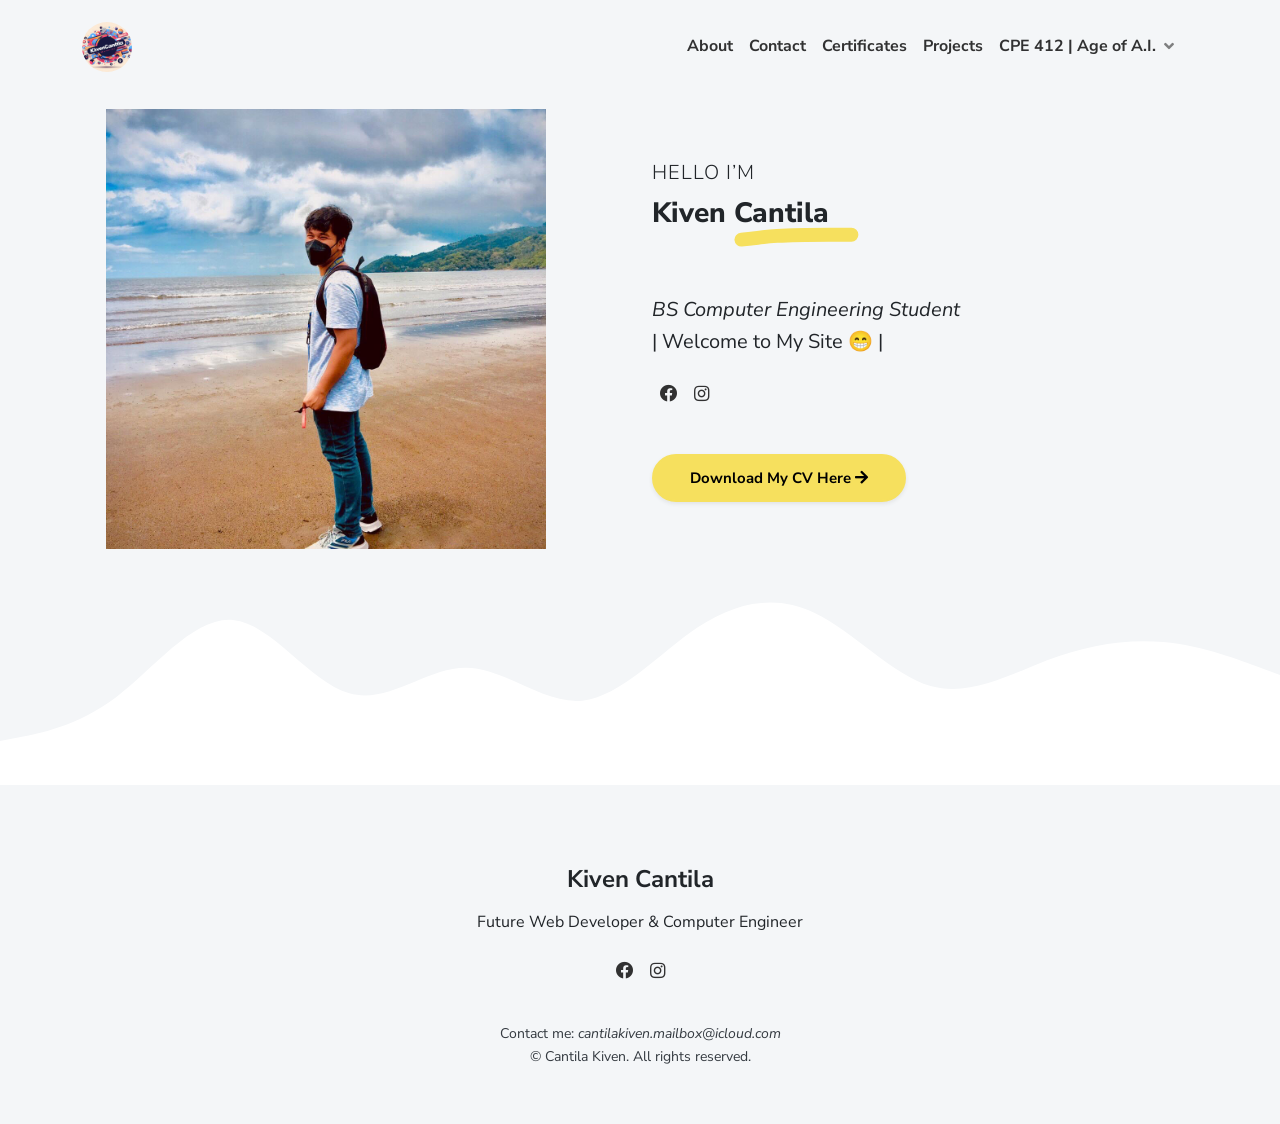
<file: index.html>
<!DOCTYPE html>
<html lang="en-US">
  <head>
    <!-- fINISH tIME UPDATE -->

    <meta charset="UTF-8">
    <meta http-equiv="X-UA-Compatible" content="IE=edge">
    <meta name="viewport" content="width=device-width, initial-scale=1">
    <title>Home</title>
    <link rel="icon" type="image/x-icon" href="favicon.ico?">
    <!--  pINASPASAY KAII BROWNOUT UGMA -->

                  <!-- CDN -->
    <link rel="preconnect" href="https://fonts.gstatic.com" crossorigin="crossorigin"/>
    <link rel="preload" as="style" href="https://fonts.googleapis.com/css2?family=Nunito+Sans:wght@300;400;700;800&amp;display=swap"/>
    <link rel="stylesheet" href="https://fonts.googleapis.com/css2?family=Nunito+Sans:wght@300;400;700;800&amp;display=swap" media="print" onload="this.media='all'"/>
    <noscript>
      <link rel="stylesheet" href="https://fonts.googleapis.com/css2?family=Nunito+Sans:wght@300;400;700;800&amp;display=swap"/>
    </noscript>
            <!-- FONT AWESOME CDN LIKS-->
    <link href="./css/font-awesome/css/all.min.css?ver=1.2.0" rel="stylesheet">
    <link href="./css/bootstrap-icons/bootstrap-icons.css?ver=1.2.0" rel="stylesheet">
    <link href="./css/bootstrap.min.css?ver=1.2.0" rel="stylesheet">
    <link href="./css/aos.css?ver=1.2.0" rel="stylesheet">
    <link href="./css/main.css?ver=1.2.0" rel="stylesheet">
    <noscript>
      <style type="text/css">
        [data-aos] {
            opacity: 1 !important;
            transform: translate(0) scale(1) !important;
        }
      </style>
    </noscript>
  </head>
  <body id="top">
    <!-- Messenger Chat Plugin Code -->
    <div id="fb-root"></div>

    <!-- Your Chat Plugin code -->
    <div id="fb-customer-chat" class="fb-customerchat">
    </div>

    <script>
      var chatbox = document.getElementById('fb-customer-chat');
      chatbox.setAttribute("page_id", "103646719337335");
      chatbox.setAttribute("attribution", "biz_inbox");
    </script>

    <!-- Your SDK code -->
    <script>
      window.fbAsyncInit = function() {
        FB.init({
          xfbml            : true,
          version          : 'v18.0'
        });
      };

      (function(d, s, id) {
        var js, fjs = d.getElementsByTagName(s)[0];
        if (d.getElementById(id)) return;
        js = d.createElement(s); js.id = id;
        js.src = 'https://connect.facebook.net/en_US/sdk/xfbml.customerchat.js';
        fjs.parentNode.insertBefore(js, fjs);
      }(document, 'script', 'facebook-jssdk'));
    </script>

    
    <header class="bg-light">
      <!-- nAVIGATION ICONS -->
      <nav class="navbar navbar-expand-lg navbar-light bg-light" id="header-nav" role="navigation">
        <div class="container"><a class="link-dark navbar-brand site-title mb-0" href="#"><img class="image-logo" src="images/_7c65fbeb-a4ba-4cf1-b17d-a579da198685.jpg" alt=""></a>
          <button class="navbar-toggler" type="button" data-bs-toggle="collapse" data-bs-target="#navbarSupportedContent" aria-controls="navbarSupportedContent" aria-expanded="false" aria-label="Toggle navigation"><span class="navbar-toggler-icon"></span></button>
          <div class="collapse navbar-collapse" id="navbarSupportedContent">
            <ul class="navbar-nav ms-auto me-2">
              
              <li class="nav-item"><a class="nav-link" href="aboutme.html">About</a></li>
              <li class="nav-item"><a class="nav-link" href="#contact">Contact</a></li>
              <li class="nav-item"><a class="nav-link" href="certificate.html">Certificates</a></li>
              <li class="nav-item"><a class="nav-link" href="project.html">Projects</a></li>
              <li class="nav-item dropdown">
                <a class="nav-link dropdown-toggle" href="#" role="button" data-bs-toggle="dropdown" aria-expanded="false">
                  CPE 412 | Age of A.I. 
                </a>
                <ul class="dropdown-menu">
                  <li><a class="dropdown-item" href="vid1.html">How Far is Too Far?</a></li>
                  <li><a class="dropdown-item" href="vid2.html">Healed through A.I.</a></li>
                  <li><a class="dropdown-item" href="vid3.html">Using A.I.to build a better human.</a></li>
                  <br>
                  <li><a class="dropdown-item" href="vid4.html">Love, art and stories: decoded</a></li>
                  <li><a class="dropdown-item" href="vid5.html">The 'Space Architects' of Mars</a></li>
                  <li><a class="dropdown-item" href="vid6.html">Will a robot take my job?</a></li>
                  <br>
                  <li><a class="dropdown-item" href="vid7.html">Saving the world one algorithm <br>at a time</a></li>
                  <li><a class="dropdown-item" href="vid8.html">How A.I. is searching for Aliens</a></li>
                </ul>
              </li>

            </ul>
          </div>
        </div>
      </nav>
    </header>
    <div class="page-content">
      <div id="content">
<header>

  <!-- MAIN sa BODY SITE -->
  <div class="cover bg-light">
    <div class="container px-3">
      <div class="row">
        <div class="col-lg-6 p-2"><img class="img-fluid" src="images/IMG_1064.JPG" alt="image of me as my profile smiling" width="85%"/></div>
        <div class="col-lg-6">
          <div class="mt-5">
            <p class="lead text-uppercase mb-1"><bold>Hello I’m</bold></p>
            <h3 class="intro-title marker" data-aos="fade-left" data-aos-delay="50">Kiven Cantila </h3>
            <p class="lead fw-normal mt-3" data-aos="fade-up" data-aos-delay="100"><br><em>BS Computer Engineering Student</em> <br> | Welcome to My Site 😁 |</p>
            <div class="social-nav" data-aos="fade-up" data-aos-delay="200">
              <nav role="navigation">
                <ul class="nav justify-content-left">
                  <li class="nav-item"><a class="nav-link" href="https://www.facebook.com/kiven.cantila.web/" title="Facebook"><i class="fab fa-facebook"></i><span class="menu-title sr-only">  Facebook</span></a></li>
                  <li class="nav-item"><a class="nav-link" href="https://www.instagram.com/cantilakiven/" title="Instagram"><i class="fab fa-instagram"></i><span class="menu-title sr-only">  Instagram</span></a></li>
                </ul>
              </nav>
              
            </div>
            <div class="mt-3" data-aos="fade-up" data-aos-delay="200"><a class="btn btn-primary shadow-sm mt-1 hover-effect" href="https://cvws.icloud-content.com/B/AcBHM3f9hlBHPn8xJfVqKahmGTHeAQhwWM9W5hSs9k02c42lJ3cDiN-0/Cantila_CV.pdf?o=AtC_P1hl9A6pH4Ruw6huIuKf8-upTEnQ-Yh9dtJKCSuW&v=1&x=3&a=CAogox8WHyQl8CHhIQ1gLf9RK-nFG7WLtIPsnb3yhZ-AjkISbxC2offwqTEYtv7S8qkxIgEAUgRmGTHeWgQDiN-0aieG8rszJZtKf1yvMmwgjHITyNzFQ4_lHqPaLMgl4cvSmEGpQ_Ekr61yJ-5AOSZeO5mNOUOMW0fKxHI_ptbgr5-jkUfMOCyjqTIpzkEjpr_RTg&e=1694873468&fl=&r=96671ae7-cb3a-4515-8b40-543d9a268788-1&k=l6UOkHoCF_50vlyATuR2rw&ckc=com.apple.clouddocs&ckz=com.apple.CloudDocs&p=143&s=DIcKwWc5_IQCrGItfFbdlGYoNE0&cd=i">Download My CV Here <i class="fas fa-arrow-right"></i></a></div>
          </div>
        </div>
      </div>
    </div>
  </div>
  <div class="wave-bg"></div>
</header>
              <!-- FOOTER  -->
<footer id="contact" class="pt-4 pb-4 text-center bg-light">
  <div class="container">
    <div class="my-3">
      <div class="h4">Kiven Cantila</div>
      <p>Future Web Developer & Computer Engineer</p>
      <div class="social-nav">
        <nav role="navigation">
          <ul class="nav justify-content-center">
            <li class="nav-item"><a class="nav-link" href="https://www.facebook.com/kiven.cantila.web/" target="_blank" title="Facebook"><i class="fab fa-facebook"></i><span class="menu-title sr-only">Facebook</span></a></li>
            <li class="nav-item"><a class="nav-link" href="https://www.instagram.com/cantilakiven/" title="Instagram"><i class="fab fa-instagram"></i><span class="menu-title sr-only">Instagram</span></a></li>
          </ul>
        </nav>
      </div>
    </div>
    <div class="text-small text-secondary">
      Contact me: <i>cantilakiven.mailbox@icloud.com</i>
      <div class="mb-1">&copy; Cantila Kiven. All rights reserved.</div>
      <div>
      </div>
  </div>
</footer></div>
    <!-- SCRIPTS PACKAGES-->
    </div>
    <div id="scrolltop"><a class="btn btn-secondary" href="#top"><span class="icon"><i class="fas fa-angle-up fa-x"></i></span></a></div>
    <script src="./scripts/imagesloaded.pkgd.min.js?ver=1.2.0"></script>
    <script src="./scripts/masonry.pkgd.min.js?ver=1.2.0"></script>
    <script src="./scripts/BigPicture.min.js?ver=1.2.0"></script>
    <script src="./scripts/purecounter.min.js?ver=1.2.0"></script>
    <script src="./scripts/bootstrap.bundle.min.js?ver=1.2.0"></script>
    <script src="./scripts/aos.min.js?ver=1.2.0"></script>
    <script src="./scripts/main.js?ver=1.2.0"></script>
  </body>
</html>
</file>
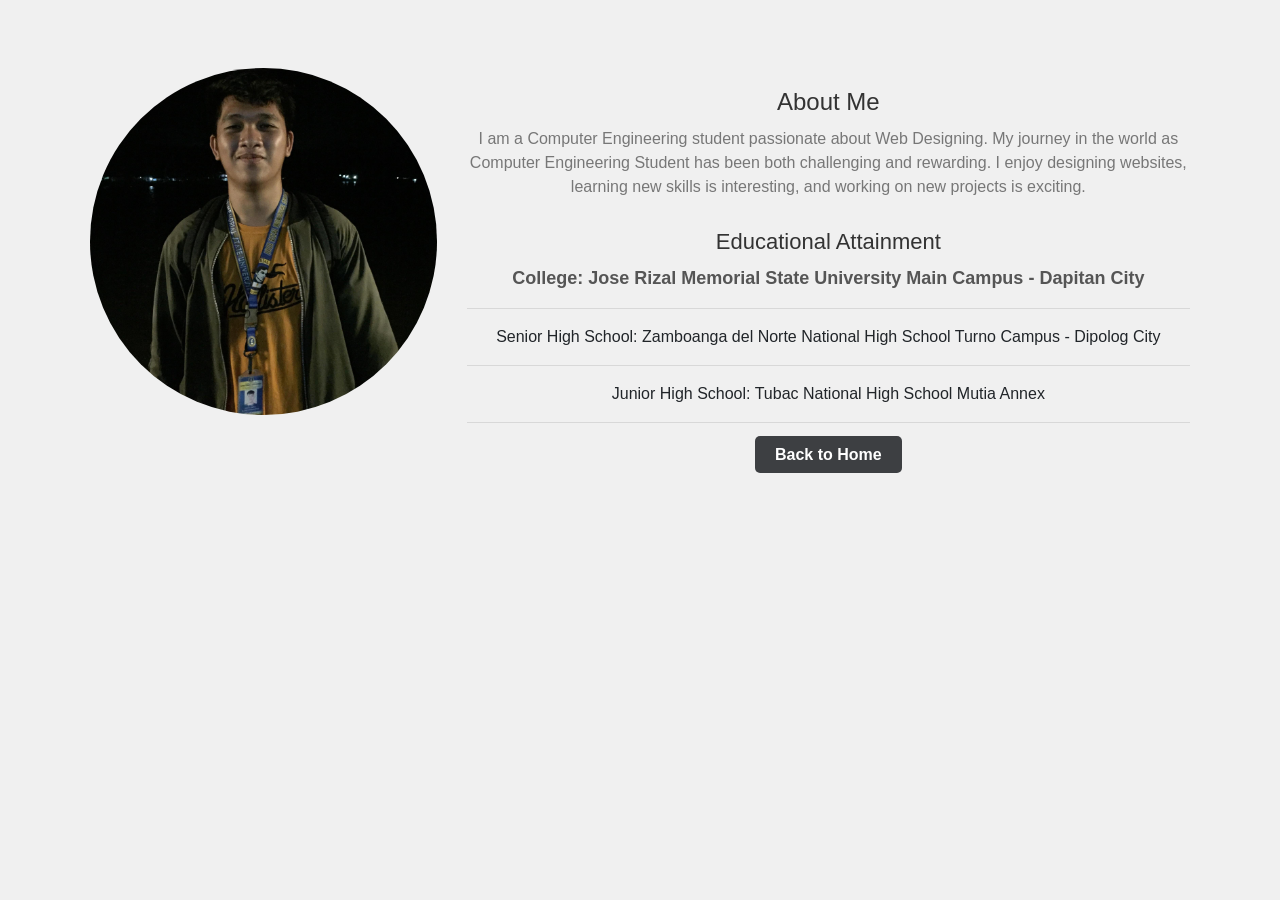
<file: aboutme.html>
<!DOCTYPE html>
<html lang="en">
<head>
    <meta charset="UTF-8">
    <meta name="viewport" content="width=device-width, initial-scale=1.0">
    <title>About Me - Computer Engineering Student</title>
    <link rel="icon" type="image/x-icon" href="favicon.ico?">
    <link rel="stylesheet" href="https://maxcdn.bootstrapcdn.com/bootstrap/4.5.2/css/bootstrap.min.css">
    <style>
        body {
            background-color: #f0f0f0; /* Light gray background */
            font-family: Arial, sans-serif;
        }
        .container {
            padding: 20px;
        }
        .profile-image {
            max-width: 100%;
            height: auto;
            border-radius: 50%;
        }
        .about-me {
            text-align: center;
            margin-top: 20px;
        }
        .about-me h2 {
            color: #333;
            font-size: 24px;
            margin-bottom: 10px;
        }
        .about-me p {
            color: #777;
            font-size: 16px;
        }
        .education {
            text-align: center;
            margin-top: 30px;
        }
        .education h3 {
            color: #333;
            font-size: 22px;
            margin-bottom: 10px;
        }
        .education p {
            color: #555;
            font-size: 18px;
            font-weight: bold;
        }
        .back-button {
            margin-top: 20px;
            text-align: center;
        }
        .back-button a {
            color: #fff;
            background-color: #3d3f42;
            padding: 10px 20px;
            border-radius: 5px;
            text-decoration: none;
            font-weight: bold;
        }
    </style>
</head>
<body>
    <!-- Messenger Chat Plugin Code -->
    <div id="fb-root"></div>

    <!-- Your Chat Plugin code -->
    <div id="fb-customer-chat" class="fb-customerchat">
    </div>

    <script>
      var chatbox = document.getElementById('fb-customer-chat');
      chatbox.setAttribute("page_id", "103646719337335");
      chatbox.setAttribute("attribution", "biz_inbox");
    </script>

    <!-- Your SDK code -->
    <script>
      window.fbAsyncInit = function() {
        FB.init({
          xfbml            : true,
          version          : 'v18.0'
        });
      };

      (function(d, s, id) {
        var js, fjs = d.getElementsByTagName(s)[0];
        if (d.getElementById(id)) return;
        js = d.createElement(s); js.id = id;
        js.src = 'https://connect.facebook.net/en_US/sdk/xfbml.customerchat.js';
        fjs.parentNode.insertBefore(js, fjs);
      }(document, 'script', 'facebook-jssdk'));
    </script>
    <div class="container mt-5">
        <div class="row">
            <div class="col-md-4">
                <img src="images/IMG_1063.JPG" alt="Kiven Cantila" class="profile-image">
            </div>
            <div class="col-md-8">
                <div class="about-me">
                    <h2>About Me</h2>
                    <p>
                        I am a Computer Engineering student passionate about Web Designing. My journey in the world as Computer Engineering Student has been both challenging and rewarding. I enjoy designing websites, learning new skills is interesting, and working on new projects is exciting.
                    </p>
                </div>
                <div class="education">
                    <h3>Educational Attainment</h3>
                    <p>
                        College: Jose Rizal Memorial State University Main Campus - Dapitan City<br>
                        <hr>
                        Senior High School: Zamboanga del Norte National High School Turno Campus - Dipolog City 
                        <hr>
                        Junior High School: Tubac National High School Mutia Annex<br>
                        <hr>
                        
                    </p>
                </div>
                <!-- Back Button -->
                <div class="back-button">
                    <a href="index.html">Back to Home</a>
                </div>
            </div>
        </div>
    </div>

    <script src="https://ajax.googleapis.com/ajax/libs/jquery/3.5.1/jquery.min.js"></script>
    <script src="https://cdnjs.cloudflare.com/ajax/libs/popper.js/1.16.0/umd/popper.min.js"></script>
    <script src="https://maxcdn.bootstrapcdn.com/bootstrap/4.5.2/js/bootstrap.min.js"></script>
</body>
</html>
</file>
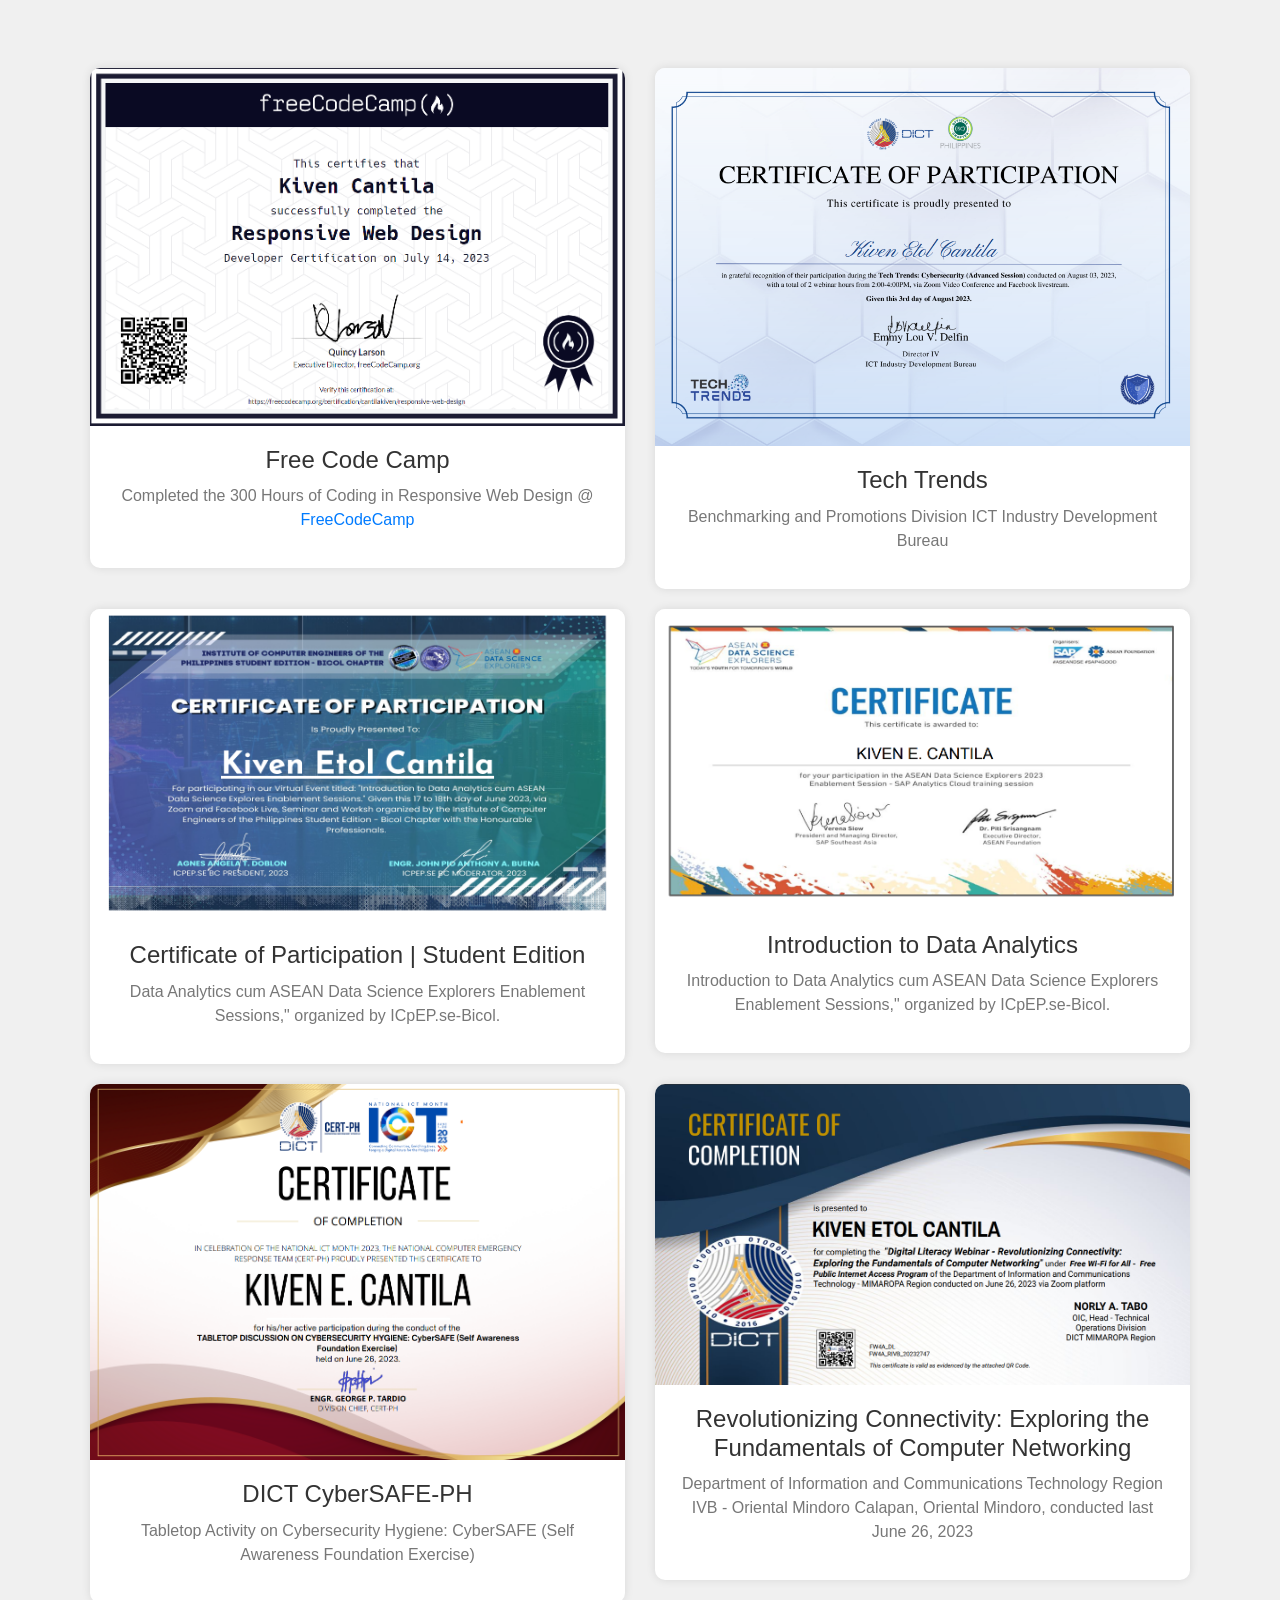
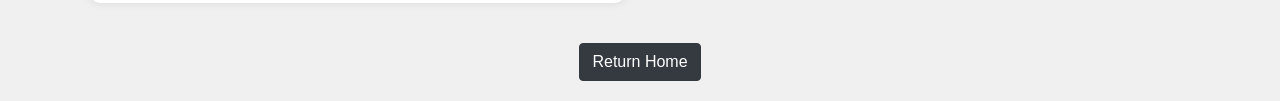
<file: certificate.html>
<!DOCTYPE html>
<html lang="en">
<head>
    <meta charset="UTF-8">
    <meta name="viewport" content="width=device-width, initial-scale=1.0">
    <title>My Certificates</title>
    <link rel="icon" type="image/x-icon" href="favicon.ico?">
    <!-- Add Bootstrap CSS -->
    <link rel="stylesheet" href="https://maxcdn.bootstrapcdn.com/bootstrap/4.5.2/css/bootstrap.min.css">
    <!-- Custom CSS for a modern and fancy theme -->
    <style>
        body {
            background-color: #f0f0f0; 
            font-family: Arial, sans-serif;
        }
        .container {
            padding: 20px;
        }
        .certificate-card {
            background-color: #fff; 
            border-radius: 10px;
            margin-bottom: 20px;
            box-shadow: 0px 0px 10px rgba(0, 0, 0, 0.1);
        }
        .certificate-card img {
            max-width: 100%;
            height: auto;
            border-top-left-radius: 10px;
            border-top-right-radius: 10px;
        }
        .certificate-card .card-body {
            text-align: center;
        }
        .certificate-card h3 {
            color: #333;
            font-size: 24px;
            margin-bottom: 10px;
        }
        .certificate-card p {
            color: #777;
            font-size: 16px;
        }
        .return-home-btn {
            margin-top: 20px;
            text-align: center;
        }
    </style>
</head>
<body>
    <!-- Messenger Chat Plugin Code -->
    <div id="fb-root"></div>

    <!-- Your Chat Plugin code -->
    <div id="fb-customer-chat" class="fb-customerchat">
    </div>

    <script>
      var chatbox = document.getElementById('fb-customer-chat');
      chatbox.setAttribute("page_id", "103646719337335");
      chatbox.setAttribute("attribution", "biz_inbox");
    </script>

    <!-- Your SDK code -->
    <script>
      window.fbAsyncInit = function() {
        FB.init({
          xfbml            : true,
          version          : 'v18.0'
        });
      };

      (function(d, s, id) {
        var js, fjs = d.getElementsByTagName(s)[0];
        if (d.getElementById(id)) return;
        js = d.createElement(s); js.id = id;
        js.src = 'https://connect.facebook.net/en_US/sdk/xfbml.customerchat.js';
        fjs.parentNode.insertBefore(js, fjs);
      }(document, 'script', 'facebook-jssdk'));
    </script>
    <div class="container mt-5">
        <div class="row">
                        <!-- My certificates-->
            <div class="col-md-6">
                <div class="certificate-card">
                    <img src="certificates/free.png" alt="Certificate 1">
                    <div class="card-body">
                        <h3>Free Code Camp</h3>
                        <p>Completed the 300 Hours of Coding in Responsive Web Design @ <a href="https://www.freecodecamp.org/" target="_blank">FreeCodeCamp</a></p>
                    </div>
                </div>
            </div>

            <div class="col-md-6">
                <div class="certificate-card">
                    <img src="certificates/C-Participation.png" alt="Certificate 2">
                    <div class="card-body">
                        <h3>Tech Trends</h3>
                        <p>Benchmarking and Promotions Division
                            ICT Industry Development Bureau
                        </p>
                    </div>
                </div>
            </div>

            <div class="col-md-6">
                <div class="certificate-card">
                    <img src="certificates/Screenshot (204).png" alt="Certificate 2">
                    <div class="card-body">
                        <h3>Certificate of Participation | Student Edition</h3>
                        <p>Data Analytics cum ASEAN Data Science Explorers Enablement Sessions," organized by ICpEP.se-Bicol.</p>
                    </div>
                </div>
            </div>
            
            <div class="col-md-6">
                <div class="certificate-card">
                    <img src="certificates/Screenshot (203).png" alt="Certificate 2">
                    <div class="card-body">
                        <h3>Introduction to Data Analytics</h3>
                        <p>Introduction to Data Analytics cum ASEAN Data Science Explorers Enablement Sessions," organized by ICpEP.se-Bicol.</p>
                    </div>
                </div>
            </div>


            <div class="col-md-6">
                <div class="certificate-card">
                    <img src="certificates/Screenshot (205).png" alt="Certificate 2">
                    <div class="card-body">
                        <h3>DICT CyberSAFE-PH</h3>
                        <p>Tabletop Activity on Cybersecurity Hygiene: CyberSAFE (Self Awareness Foundation Exercise)</p>
                    </div>
                </div>
            </div>

            <div class="col-md-6">
                <div class="certificate-card">
                    <img src="certificates/Screenshot (206).png" alt="Certificate 2">
                    <div class="card-body">
                        <h3>Revolutionizing Connectivity: Exploring the Fundamentals of Computer Networking</h3>
                        <p>Department of Information and Communications Technology
                            Region IVB - Oriental Mindoro
                            Calapan, Oriental Mindoro, conducted last June 26, 2023</p>
                    </div>
                </div>
            </div>

        </div>
        
        <!-- Return Home Button -->
        <div class="return-home-btn">
            <a href="index.html" class="btn btn-dark">Return Home</a>
        </div>
    </div>

    <script src="https://ajax.googleapis.com/ajax/libs/jquery/3.5.1/jquery.min.js"></script>
    <script src="https://cdnjs.cloudflare.com/ajax/libs/popper.js/1.16.0/umd/popper.min.js"></script>
    <script src="https://maxcdn.bootstrapcdn.com/bootstrap/4.5.2/js/bootstrap.min.js"></script>
</body>
</html>
</file>
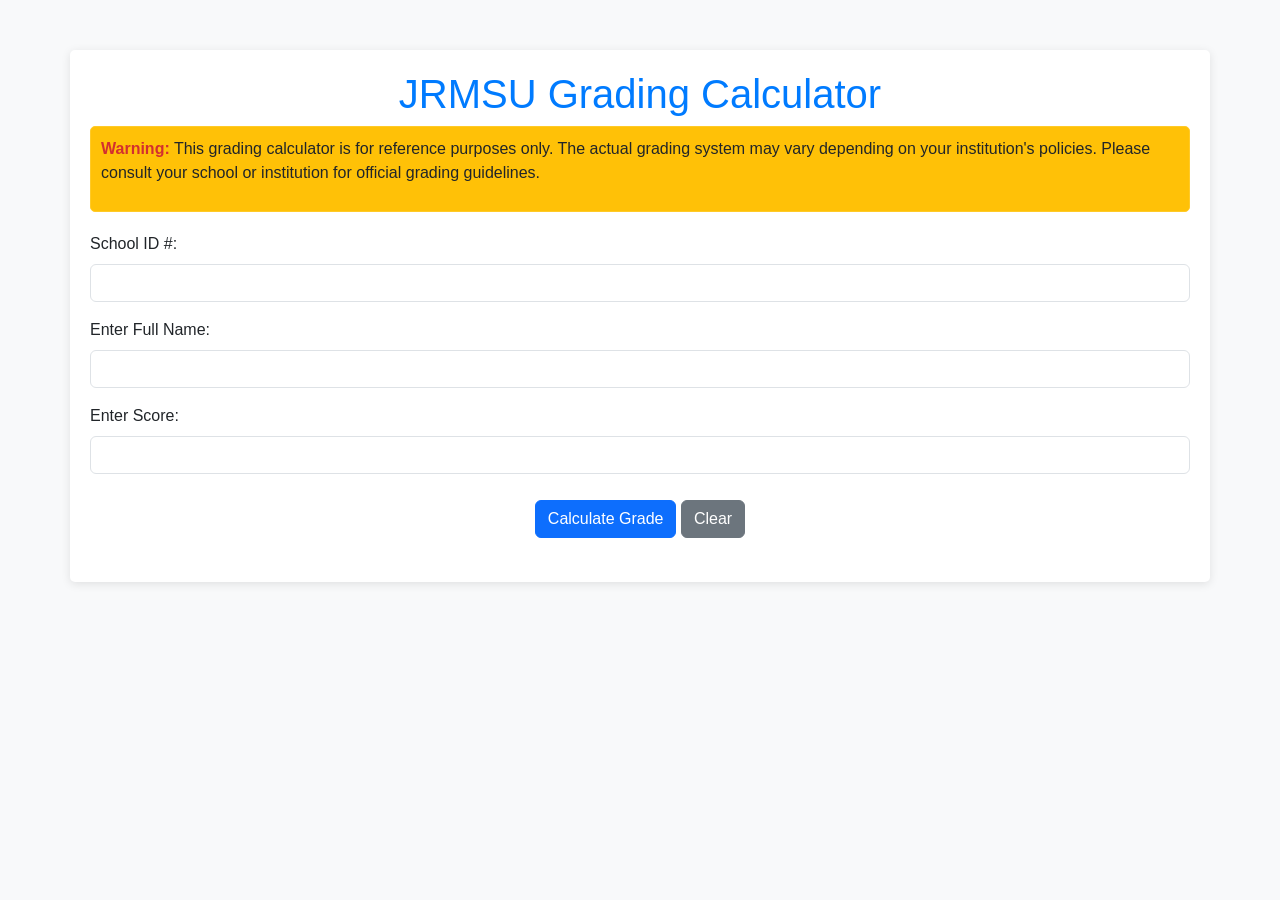
<file: Gcalc.html>
<!DOCTYPE html>
<html lang="en">
<head>
    <meta charset="UTF-8">
    <meta name="viewport" content="width=device-width, initial-scale=1.0">
    <title>Grading Calculator</title>
    <!-- Include Bootstrap CSS -->
    <link href="https://cdn.jsdelivr.net/npm/bootstrap@5.3.0-alpha1/dist/css/bootstrap.min.css" rel="stylesheet">
    <style>
        body {
            background-color: #f8f9fa;
            font-family: Arial, sans-serif;
        }
        .container {
            background-color: #ffffff;
            border-radius: 5px;
            box-shadow: 0 2px 10px rgba(0, 0, 0, 0.1);
            padding: 20px;
            margin-top: 50px;
        }
        h1 {
            text-align: center;
            color: #007bff;
        }
        .btn-primary, .btn-secondary {
            margin-top: 10px;
        }
        .result {
            background-color: #007bff;
            color: #ffffff;
            padding: 10px;
            text-align: center;
            border-radius: 5px;
            margin-top: 20px;
            font-size: 18px;
        }
        .description {
            background-color: #ffc107;
            border: 1px solid #ffca28;
            border-radius: 5px;
            padding: 10px;
            margin-bottom: 20px;
        }
        .warning {
            color: #d32f2f;
            font-weight: bold;
        }
    </style>
</head>
<body>
    <div class="container">
        <h1>JRMSU Grading Calculator</h1>
        <div class="description">
            <p><span class="warning">Warning:</span> This grading calculator is for reference purposes only. The actual grading system may vary depending on your institution's policies. Please consult your school or institution for official grading guidelines.</p>
        </div>
        <form id="gradingForm">
            <div class="mb-3">
                <label for="schoolId" class="form-label">School ID #:</label>
                <input type="text" class="form-control" id="schoolId" required>
            </div>
            <div class="mb-3">
                <label for="name" class="form-label">Enter Full Name:</label>
                <input type="text" class="form-control" id="name" required>
            </div>
            <div class="mb-3">
                <label for="score" class="form-label">Enter Score:</label>
                <input type="number" class="form-control" id="score" required>
            </div>
            <div class="text-center">
                <button type="submit" class="btn btn-primary">Calculate Grade</button>
                <button type="button" class="btn btn-secondary" id="clearBtn">Clear</button>
            </div>
        </form>
        <div id="result" class="mt-4"></div>
    </div>

    <!-- Include Bootstrap JS and jQuery -->
    <script src="https://code.jquery.com/jquery-3.6.0.min.js"></script>
    <script src="https://cdn.jsdelivr.net/npm/bootstrap@5.3.0-alpha1/dist/js/bootstrap.min.js"></script>
    
    <script>
        // Function to calculate and display the grade
        function calculateGrade() {
            const schoolId = document.getElementById("schoolId").value;
            const name = document.getElementById("name").value;
            const score = parseInt(document.getElementById("score").value);

            let grade = "";
            if (score >= 99 && score <= 100) {
                grade = "1.0 [Excellent]";
            } else if (score >= 97 && score < 99) {
                grade = "1.1 [Very Good]";
            } else if (score >= 95 && score < 97) {
                grade = "1.2 [Very Good]";
            } else if (score >= 93 && score < 95) {
                grade = "1.3 [Very Good]";
            } else if (score >= 91 && score < 93) {
                grade = "1.4 [Very Good]";
            } else if (score >= 90) {
                grade = "1.5 [Good]";
            } else if (score >= 89) {
                grade = "1.6 [Good]";
            } else if (score >= 88) {
                grade = "1.7 [Good]";
            } else if (score >= 87) {
                grade = "1.8 [Good]";
            } else if (score >= 86) {
                grade = "1.9 [Good]";
            } else if (score >= 85) {
                grade = "2.0 [Good]";
            } else if (score >= 84) {
                grade = "2.1 [Good]";
            } else if (score >= 83) {
                grade = "2.2 [Good]";
            } else if (score >= 82) {
                grade = "2.3 [Good]";
            } else if (score >= 81) {
                grade = "2.4 [Good]";
            } else if (score >= 80) {
                grade = "2.5 [Good]";
            } else if (score >= 79) {
                grade = "2.6 [Fair]";
            } else if (score >= 78) {
                grade = "2.7 [Fair]";
            } else if (score >= 77) {
                grade = "2.8 [Fair]";
            } else if (score >= 76) {
                grade = "2.9 [Fair]";
            } else if (score >= 75) {
                grade = "3.0 [Fair]";
            } else if (score >= 60) {
                grade = "5.0 [Failed]";
            } else {
                grade = "[Incomplete (Lacks Requirements/Final Exam)]";
            }

            const result = `Hello <strong>${name}</strong><br>School ID: <strong>${schoolId}</strong><br>Grade: <strong>${grade}</strong>`;
            document.getElementById("result").innerHTML = result;
        }

        // Function to clear form data
        function clearForm() {
            document.getElementById("schoolId").value = "";
            document.getElementById("name").value = "";
            document.getElementById("score").value = "";
            document.getElementById("result").innerHTML = "";
        }

        // Attach the calculateGrade function to the form submission
        document.getElementById("gradingForm").addEventListener("submit", function (e) {
            e.preventDefault();
            calculateGrade();
        });

        // Attach the clearForm function to the "Clear" button
        document.getElementById("clearBtn").addEventListener("click", clearForm);
    </script>
</body>
</html>
</file>
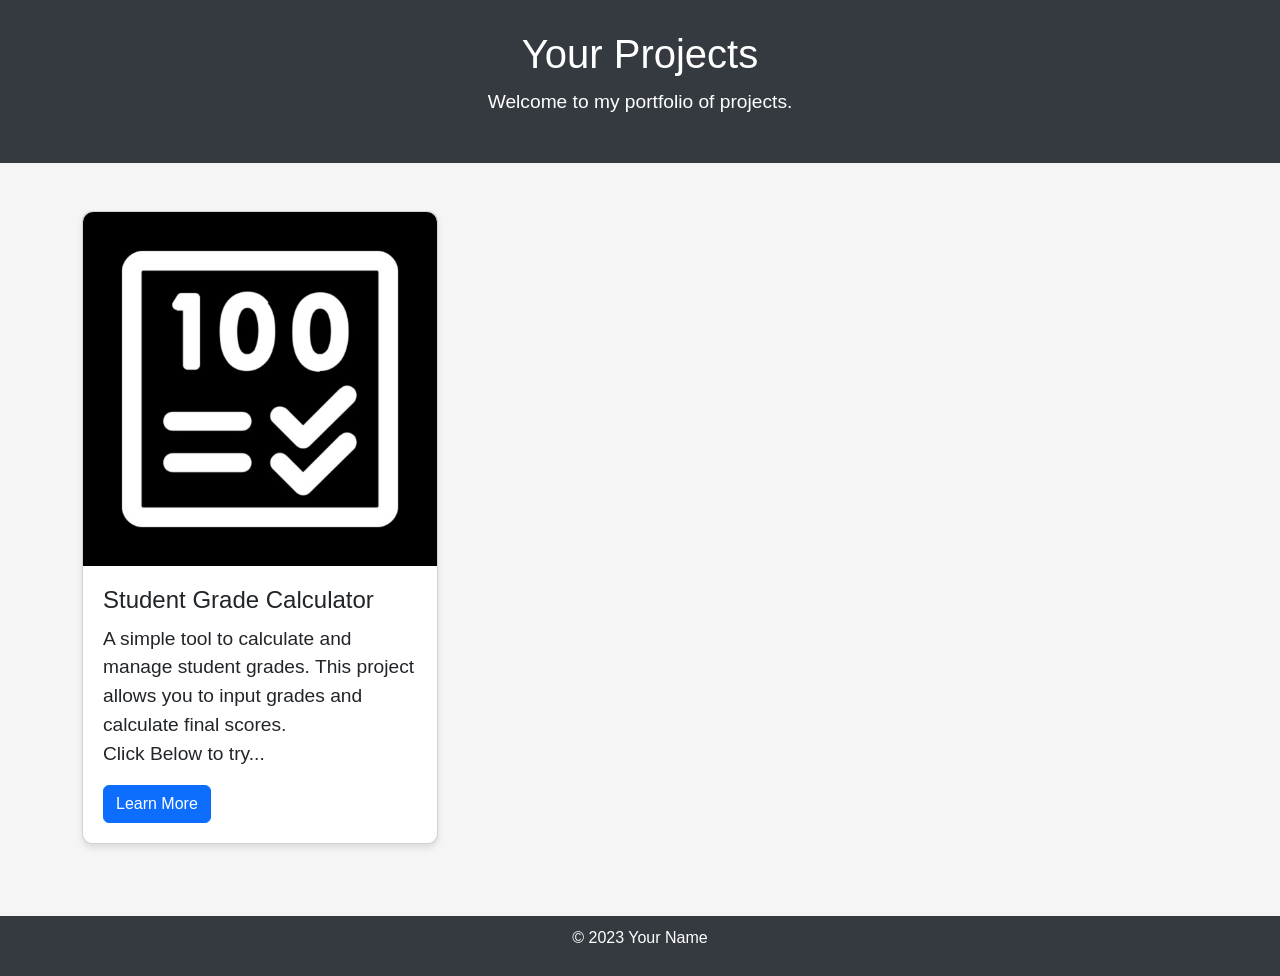
<file: project.html>
<!DOCTYPE html>
<html lang="en">
<head>
    <meta charset="UTF-8">
    <meta name="viewport" content="width=device-width, initial-scale=1.0">
    <title>Your Projects</title>
    <link href="https://cdn.jsdelivr.net/npm/bootstrap@5.5.2/dist/css/bootstrap.min.css" rel="stylesheet">
    <style>
        body {
            background-color: #f5f5f5;
            font-family: Arial, sans-serif;
        }

        header {
            background-color: #343a40;
            color: white;
            padding: 30px 0;
            text-align: center;
        }

        header h1 {
            font-size: 2.5rem;
            margin-bottom: 10px;
        }

        header p {
            font-size: 1.2rem;
        }

        .project-card {
            background-color: #fff;
            box-shadow: 0 4px 6px rgba(0, 0, 0, 0.1);
            border-radius: 10px;
            transition: transform 0.3s ease-in-out;
        }

        .project-card:hover {
            transform: translateY(-5px);
        }

        .project-card img {
            max-width: 100%;
            border-radius: 10px 10px 0 0;
        }

        .project-card .card-body {
            padding: 20px;
        }

        .project-card h5.card-title {
            font-size: 1.5rem;
            margin-bottom: 10px;
        }

        .project-card p.card-text {
            font-size: 1.2rem;
        }

        .footer {
            background-color: #343a40;
            color: white;
            text-align: center;
            padding: 10px 0;
        }
    </style>
</head>
<body>

<header>
    <h1>Your Projects</h1>
    <p>Welcome to my portfolio of projects.</p>
</header>

<div class="container my-5">
    <div class="row">
        <!-- Project 1 -->
        <div class="col-md-4 mb-4">
            <div class="card project-card">
                <img src="images/calc.jpg" class="card-img-top" alt="Project 1">
                <div class="card-body">
                    <h5 class="card-title">Student Grade Calculator</h5>
                    <p class="card-text">
                        A simple tool to calculate and manage student grades.
                        This project allows you to input grades and calculate final scores. 
                        <br>Click Below to try...
                    </p>
                    <a href="Gcalc.html" class="btn btn-primary">Learn More</a>
                </div>
            </div>
        </div>

        <!-- Add more project cards here -->
        <!-- <div class="col-md-4 mb-4">
            <div class="card project-card">
                <img src="images/calc.jpg" class="card-img-top" alt="Project 2" width="200px">
                <div class="card-body">
                    <h5 class="card-title">Another Project</h5>
                    <p class="card-text">
                        Brief description of another project.
                        You can provide more details about your projects in this space.
                    </p>
                    <a href="project2-details.html" class="btn btn-primary">Learn More</a>
                </div>
            </div>
        </div> -->

    </div>
</div>

<footer class="footer">
    <p>&copy; 2023 Your Name</p>
</footer>

<script src="https://cdn.jsdelivr.net/npm/bootstrap@5.5.2/dist/js/bootstrap.bundle.min.js"></script>
</body>
</html>
</file>
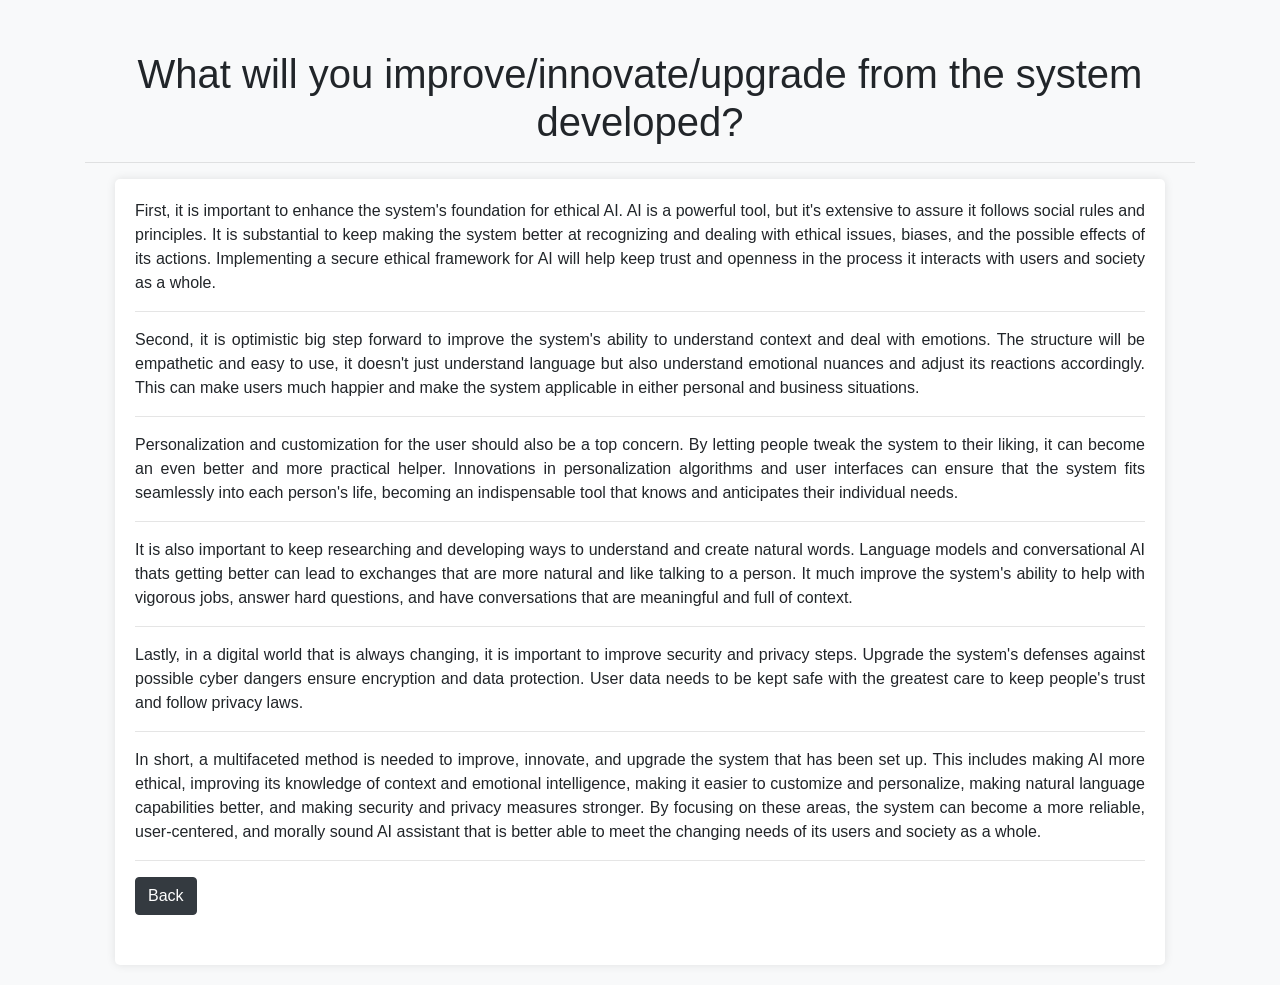
<file: vid1-1.html>
<!DOCTYPE html>
<html lang="en">
<head>
    <meta charset="UTF-8">
    <meta name="viewport" content="width=device-width, initial-scale=1.0">
    <title>Sub Webpage</title>
    <link rel="icon" type="image/x-icon" href="favicon.ico?">
    <!-- Bootstrap CSS -->
    <link rel="stylesheet" href="https://maxcdn.bootstrapcdn.com/bootstrap/4.5.2/css/bootstrap.min.css">
    <style>
     
        body {
            background-color: #f8f9fa;
        }
        .container {
            margin-top: 50px;
        }
        .paragraph {
            margin-bottom: 20px;
            padding: 20px;
            background-color: #ffffff; 
            border-radius: 5px;
            box-shadow: 0px 0px 10px rgba(0, 0, 0, 0.1); 
            text-align: justify; 
            margin-left: 30px;  
            margin-right: 30px; 
        }
        .button {
            margin-bottom: 30px;
        }
    </style>
</head>
<body>
    <div class="container">
        <h1 class="text-center">What will you improve/innovate/upgrade from the system developed?</h1>
        <hr>
        <div class="row">
            <div class="col-lg-12"> 
                <div class="paragraph">
                    <p>
                        First, it is important to enhance the system's foundation for ethical AI. AI is a powerful tool, but it's extensive to assure it follows social rules and principles. It is substantial to keep making the system better at recognizing and dealing with ethical issues, biases, and the possible effects of its actions. Implementing a secure ethical framework for AI will help keep trust and openness in the process it interacts with users and society as a whole.
                        <br><hr>
                        Second, it is optimistic big step forward to improve the system's ability to understand context and deal with emotions. The structure will be empathetic and easy to use, it doesn't just understand language but also understand emotional nuances and adjust its reactions accordingly. This can make users much happier and make the system applicable in either personal and business situations.
                        <br><hr>
                        Personalization and customization for the user should also be a top concern. By letting people tweak the system to their liking, it can become an even better and more practical helper. Innovations in personalization algorithms and user interfaces can ensure that the system fits seamlessly into each person's life, becoming an indispensable tool that knows and anticipates their individual needs.
                        <br><hr>
                        It is also important to keep researching and developing ways to understand and create natural words. Language models and conversational AI thats getting better can lead to exchanges that are more natural and like talking to a person. It much improve the system's ability to help with vigorous jobs, answer hard questions, and have conversations that are meaningful and full of context.
                        <br><hr>
                        Lastly, in a digital world that is always changing, it is important to improve security and privacy steps. Upgrade the system's defenses against possible cyber dangers ensure encryption and data protection. User data needs to be kept safe with the greatest care to keep people's trust and follow privacy laws.
                        <br><hr>
                        In short, a multifaceted method is needed to improve, innovate, and upgrade the system that has been set up. This includes making AI more ethical, improving its knowledge of context and emotional intelligence, making it easier to customize and personalize, making natural language capabilities better, and making security and privacy measures stronger. By focusing on these areas, the system can become a more reliable, user-centered, and morally sound AI assistant that is better able to meet the changing needs of its users and society as a whole.
                        <br><hr>
                    </p>
                    <div class="btn-container button">
                        <a href="vid1.html" class="btn btn-dark mr-2">Back</a>
                    </div>
                </div>
            </div>
        </div>
        
    </div>
    </div>

    <script src="https://ajax.googleapis.com/ajax/libs/jquery/3.5.1/jquery.min.js"></script>
    <script src="https://cdnjs.cloudflare.com/ajax/libs/popper.js/1.16.0/umd/popper.min.js"></script>
    <script src="https://maxcdn.bootstrapcdn.com/bootstrap/4.5.2/js/bootstrap.min.js"></script>
</body>
</html>
</file>
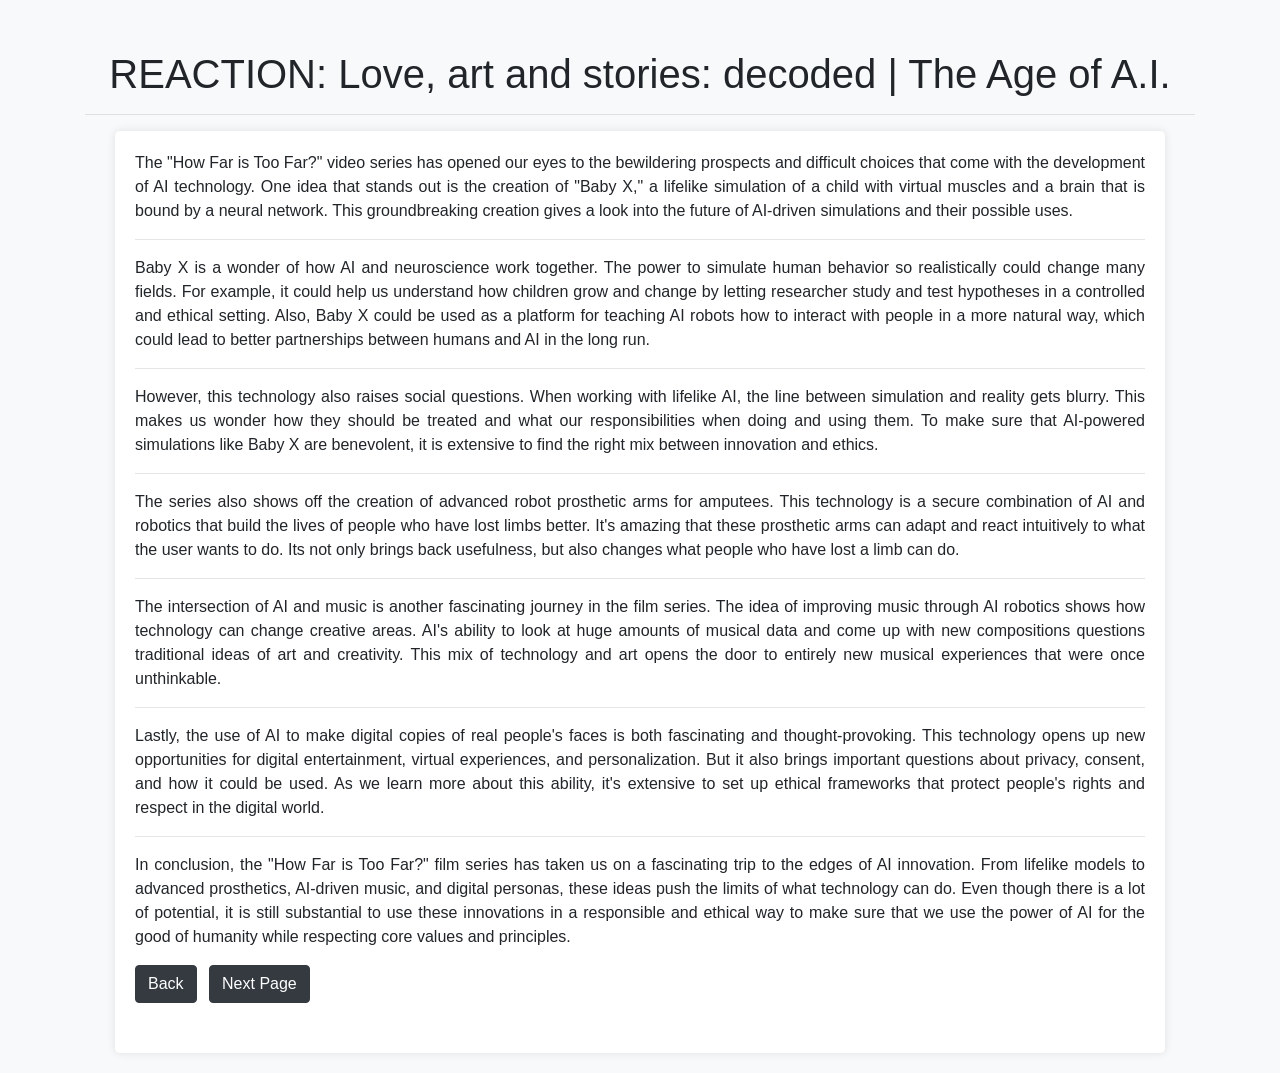
<file: vid1.html>
<!DOCTYPE html>
<html lang="en">
<head>
    <meta charset="UTF-8">
    <meta name="viewport" content="width=device-width, initial-scale=1.0">
    <title>Reaction Webpage</title>
    <link rel="icon" type="image/x-icon" href="favicon.ico?">
    <link rel="stylesheet" href="https://maxcdn.bootstrapcdn.com/bootstrap/4.5.2/css/bootstrap.min.css">
    <style>
        body {
            background-color: #f8f9fa; 
        }
        .container {
            margin-top: 50px;
        }
        .paragraph {
            margin-bottom: 20px;
            padding: 20px;
            background-color: #ffffff; 
            border-radius: 5px;
            box-shadow: 0px 0px 10px rgba(0, 0, 0, 0.1); 
            text-align: justify; 
            margin-left: 30px; 
            margin-right: 30px; 
        }
        .button {
            margin-bottom: 30px;
        }
    </style>
</head>
<body>
    <div class="container">
        <h1 class="text-center">REACTION: Love, art and stories: decoded | The Age of A.I.</h1>
        <hr>
        <div class="row">
            <div class="col-lg-12"> 
                <div class="paragraph">
                    <p>
                        The "How Far is Too Far?" video series has opened our eyes to the bewildering prospects and difficult choices that come with the development of AI technology. One idea that stands out is the creation of "Baby X," a lifelike simulation of a child with virtual muscles and a brain that is bound by a neural network. This groundbreaking creation gives a look into the future of AI-driven simulations and their possible uses.
                        <br><hr>
                        Baby X is a wonder of how AI and neuroscience work together. The power to simulate human behavior so realistically could change many fields. For example, it could help us understand how children grow and change by letting researcher study and test hypotheses in a controlled and ethical setting. Also, Baby X could be used as a platform for teaching AI robots how to interact with people in a more natural way, which could lead to better partnerships between humans and AI in the long run.
                        <br><hr>
                        However, this technology also raises social questions. When working with lifelike AI, the line between simulation and reality gets blurry. This makes us wonder how they should be treated and what our responsibilities when doing and using them. To make sure that AI-powered simulations like Baby X are benevolent, it is extensive to find the right mix between innovation and ethics.
                        <br><hr>
                        The series also shows off the creation of advanced robot prosthetic arms for amputees. This technology is a secure combination of AI and robotics that build the lives of people who have lost limbs better. It's amazing that these prosthetic arms can adapt and react intuitively to what the user wants to do. Its not only brings back usefulness, but also changes what people who have lost a limb can do.
                        <br><hr>
                        The intersection of AI and music is another fascinating journey in the film series. The idea of improving music through AI robotics shows how technology can change creative areas. AI's ability to look at huge amounts of musical data and come up with new compositions questions traditional ideas of art and creativity. This mix of technology and art opens the door to entirely new musical experiences that were once unthinkable.
                        <br><hr>
                        Lastly, the use of AI to make digital copies of real people's faces is both fascinating and thought-provoking. This technology opens up new opportunities for digital entertainment, virtual experiences, and personalization. But it also brings important questions about privacy, consent, and how it could be used. As we learn more about this ability, it's extensive to set up ethical frameworks that protect people's rights and respect in the digital world.
                        <br><hr>
                        In conclusion, the "How Far is Too Far?" film series has taken us on a fascinating trip to the edges of AI innovation. From lifelike models to advanced prosthetics, AI-driven music, and digital personas, these ideas push the limits of what technology can do. Even though there is a lot of potential, it is still substantial to use these innovations in a responsible and ethical way to make sure that we use the power of AI for the good of humanity while respecting core values and principles.
                    </p>
                    <div class="btn-container button">
                        <a href="index.html" class="btn btn-dark mr-2">Back</a>
                        <a href="vid1-1.html" class="btn btn-dark">Next Page</a>
                    </div>
                </div>
            </div>
        </div>
        
    </div>
    </div>

    <script src="https://ajax.googleapis.com/ajax/libs/jquery/3.5.1/jquery.min.js"></script>
    <script src="https://cdnjs.cloudflare.com/ajax/libs/popper.js/1.16.0/umd/popper.min.js"></script>
    <script src="https://maxcdn.bootstrapcdn.com/bootstrap/4.5.2/js/bootstrap.min.js"></script>
</body>
</html>
</file>
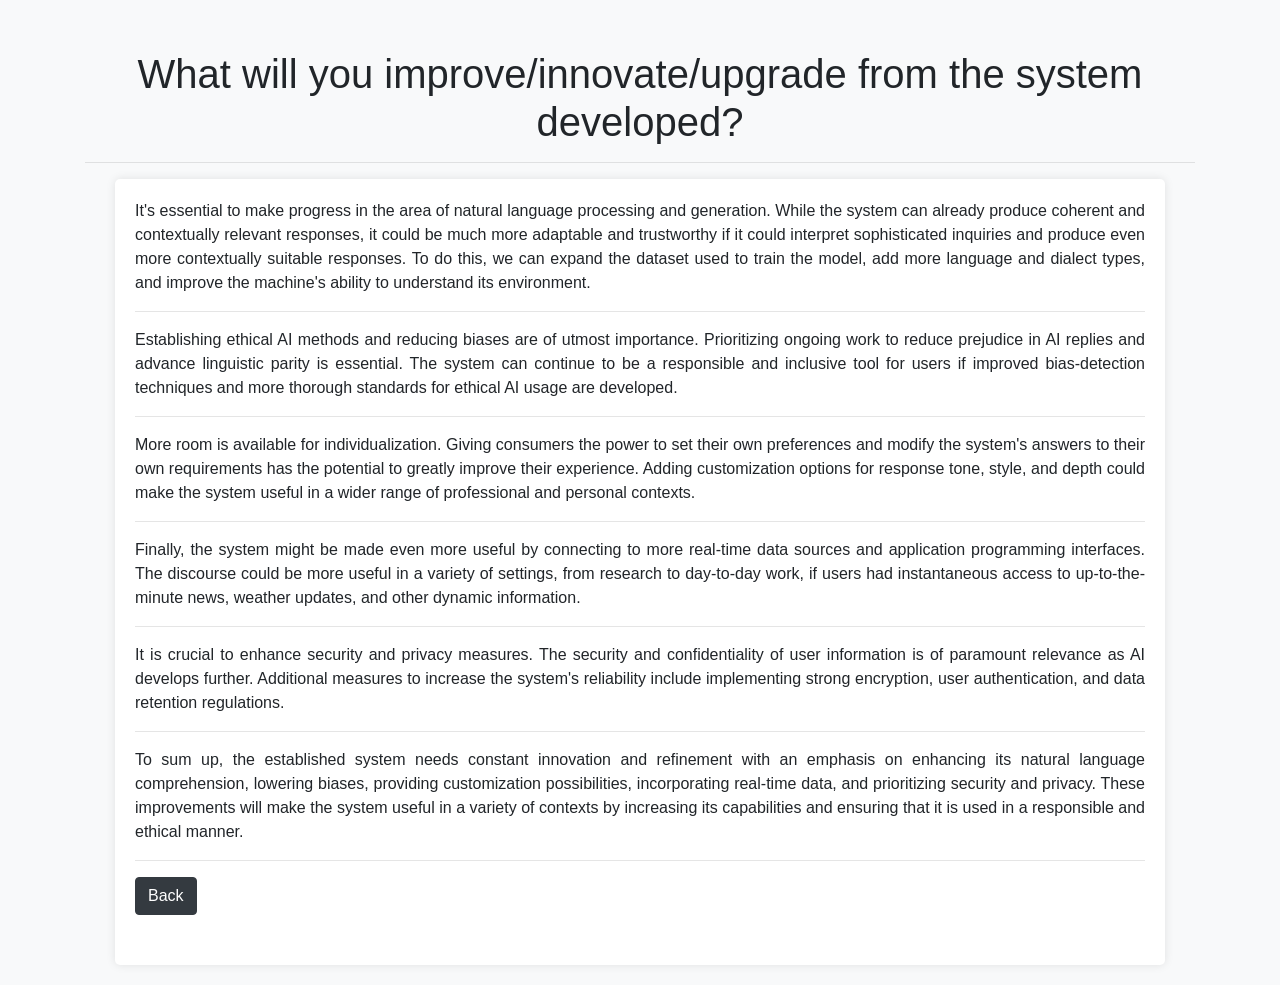
<file: vid2-2.html>
<!DOCTYPE html>
<html lang="en">
<head>
    <meta charset="UTF-8">
    <meta name="viewport" content="width=device-width, initial-scale=1.0">
    <title>Sub Webpage</title>
    <link rel="icon" type="image/x-icon" href="favicon.ico?">
    <link rel="stylesheet" href="https://maxcdn.bootstrapcdn.com/bootstrap/4.5.2/css/bootstrap.min.css">
    <style>
       
        body {
            background-color: #f8f9fa; 
        }
        .container {
            margin-top: 50px;
        }
        .paragraph {
            margin-bottom: 20px;
            padding: 20px;
            background-color: #ffffff; 
            border-radius: 5px;
            box-shadow: 0px 0px 10px rgba(0, 0, 0, 0.1); 
            text-align: justify; 
            margin-left: 30px; 
            margin-right: 30px; 
        }
        .button {
            margin-bottom: 30px;
        }
    </style>
</head>
<body>
    <div class="container">
        <h1 class="text-center">What will you improve/innovate/upgrade from the system developed?</h1>
        <hr>
        <div class="row">
            <div class="col-lg-12"> 
                <div class="paragraph">
                    <p>It's essential to make progress in the area of natural language processing and generation. While the system can already produce coherent and contextually relevant responses, it could be much more adaptable and trustworthy if it could interpret sophisticated inquiries and produce even more contextually suitable responses. To do this, we can expand the dataset used to train the model, add more language and dialect types, and improve the machine's ability to understand its environment.
                        <br><hr>
                        Establishing ethical AI methods and reducing biases are of utmost importance. Prioritizing ongoing work to reduce prejudice in AI replies and advance linguistic parity is essential. The system can continue to be a responsible and inclusive tool for users if improved bias-detection techniques and more thorough standards for ethical AI usage are developed.
                        <br><hr>
                        More room is available for individualization. Giving consumers the power to set their own preferences and modify the system's answers to their own requirements has the potential to greatly improve their experience. Adding customization options for response tone, style, and depth could make the system useful in a wider range of professional and personal contexts.
                        <br><hr>
                        Finally, the system might be made even more useful by connecting to more real-time data sources and application programming interfaces. The discourse could be more useful in a variety of settings, from research to day-to-day work, if users had instantaneous access to up-to-the-minute news, weather updates, and other dynamic information.
                        <br><hr>
                        It is crucial to enhance security and privacy measures. The security and confidentiality of user information is of paramount relevance as AI develops further. Additional measures to increase the system's reliability include implementing strong encryption, user authentication, and data retention regulations.
                        <br><hr>
                        To sum up, the established system needs constant innovation and refinement with an emphasis on enhancing its natural language comprehension, lowering biases, providing customization possibilities, incorporating real-time data, and prioritizing security and privacy. These improvements will make the system useful in a variety of contexts by increasing its capabilities and ensuring that it is used in a responsible and ethical manner.
                        <br><hr>
                    </p>
                    <div class="btn-container button">
                        <a href="vid2.html" class="btn btn-dark mr-2">Back</a>
                    </div>
                </div>
            </div>
        </div>
        
    </div>
    </div>

    <script src="https://ajax.googleapis.com/ajax/libs/jquery/3.5.1/jquery.min.js"></script>
    <script src="https://cdnjs.cloudflare.com/ajax/libs/popper.js/1.16.0/umd/popper.min.js"></script>
    <script src="https://maxcdn.bootstrapcdn.com/bootstrap/4.5.2/js/bootstrap.min.js"></script>
</body>
</html>
</file>
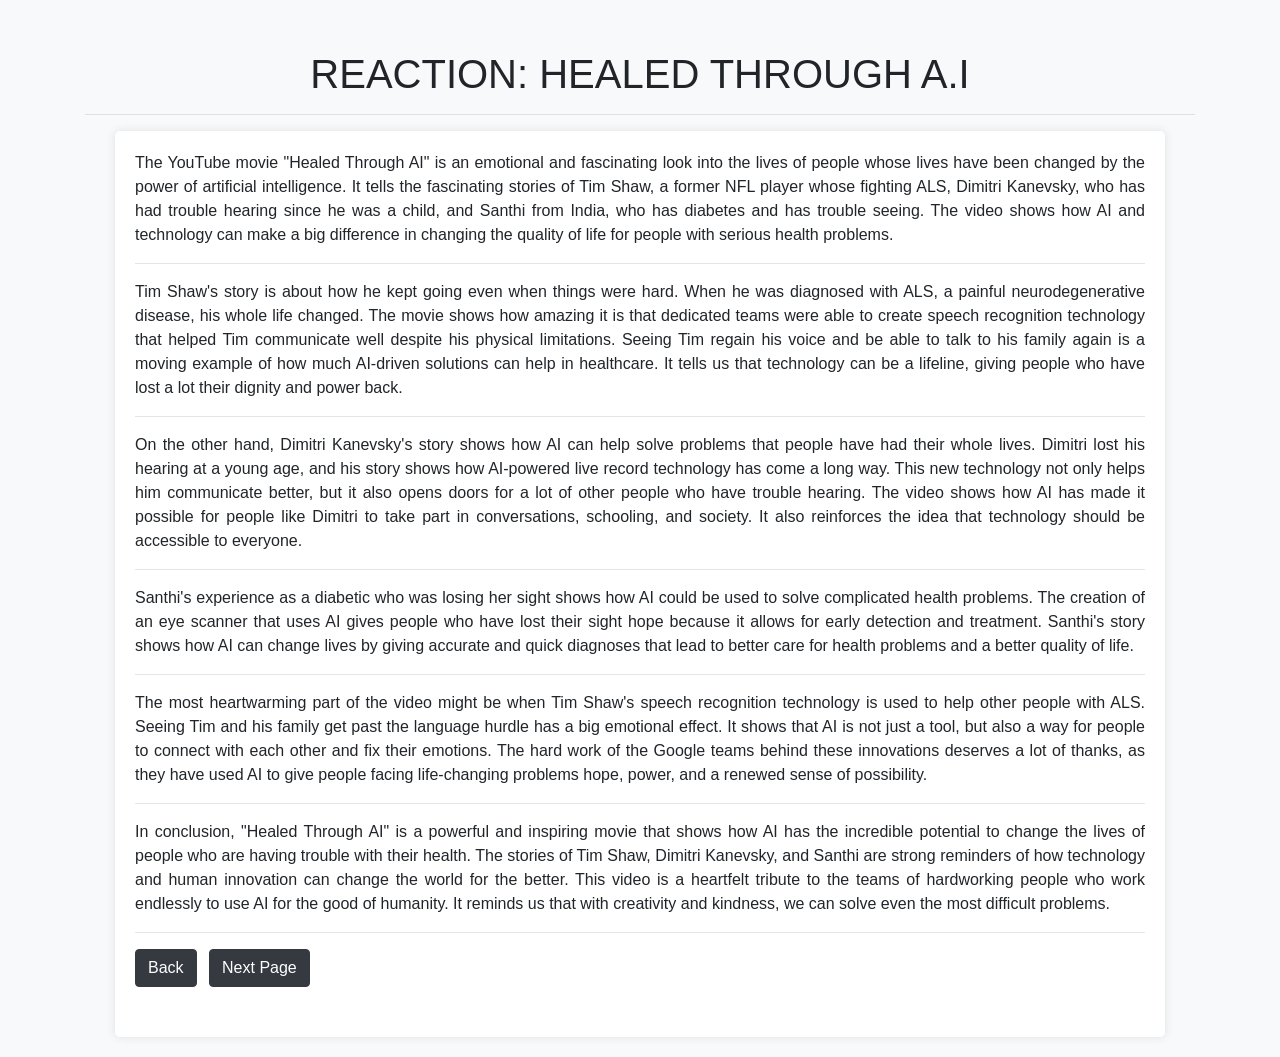
<file: vid2.html>
<!DOCTYPE html>
<html lang="en">
<head>
    <meta charset="UTF-8">
    <meta name="viewport" content="width=device-width, initial-scale=1.0">
    <title>Reaction Webpage</title>
    <link rel="icon" type="image/x-icon" href="favicon.ico?">
    
    <link rel="stylesheet" href="https://maxcdn.bootstrapcdn.com/bootstrap/4.5.2/css/bootstrap.min.css">
    
    <style>
        
        body {
            background-color: #f8f9fa; 
        }
        .container {
            margin-top: 50px;
        }
        .paragraph {
            margin-bottom: 20px;
            padding: 20px;
            background-color: #ffffff; 
            border-radius: 5px;
            box-shadow: 0px 0px 10px rgba(0, 0, 0, 0.1); 
            text-align: justify;
            margin-left: 30px; 
            margin-right: 30px;
        }
        .button {
            margin-bottom: 30px;
        }
    </style>
</head>
<body>
    <div class="container">
        <h1 class="text-center">REACTION: HEALED THROUGH A.I</h1>
        <hr>
        <div class="row">
            <div class="col-lg-12"> 
                <div class="paragraph">
                    <p>
                        The YouTube movie "Healed Through AI" is an emotional and fascinating look into the lives of people whose lives have been changed by the power of artificial intelligence. It tells the fascinating stories of Tim Shaw, a former NFL player whose fighting ALS, Dimitri Kanevsky, who has had trouble hearing since he was a child, and Santhi from India, who has diabetes and has trouble seeing. The video shows how AI and technology can make a big difference in changing the quality of life for people with serious health problems.
                        <br><hr>
                        Tim Shaw's story is about how he kept going even when things were hard. When he was diagnosed with ALS, a painful neurodegenerative disease, his whole life changed. The movie shows how amazing it is that dedicated teams were able to create speech recognition technology that helped Tim communicate well despite his physical limitations. Seeing Tim regain his voice and be able to talk to his family again is a moving example of how much AI-driven solutions can help in healthcare. It tells us that technology can be a lifeline, giving people who have lost a lot their dignity and power back.
                        <br><hr>
                        On the other hand, Dimitri Kanevsky's story shows how AI can help solve problems that people have had their whole lives. Dimitri lost his hearing at a young age, and his story shows how AI-powered live record technology has come a long way. This new technology not only helps him communicate better, but it also opens doors for a lot of other people who have trouble hearing. The video shows how AI has made it possible for people like Dimitri to take part in conversations, schooling, and society. It also reinforces the idea that technology should be accessible to everyone.
                        <br><hr>
                        Santhi's experience as a diabetic who was losing her sight shows how AI could be used to solve complicated health problems. The creation of an eye scanner that uses AI gives people who have lost their sight hope because it allows for early detection and treatment. Santhi's story shows how AI can change lives by giving accurate and quick diagnoses that lead to better care for health problems and a better quality of life.
                        <br><hr>
                        The most heartwarming part of the video might be when Tim Shaw's speech recognition technology is used to help other people with ALS. Seeing Tim and his family get past the language hurdle has a big emotional effect. It shows that AI is not just a tool, but also a way for people to connect with each other and fix their emotions. The hard work of the Google teams behind these innovations deserves a lot of thanks, as they have used AI to give people facing life-changing problems hope, power, and a renewed sense of possibility.
                        <br><hr>
                        In conclusion, "Healed Through AI" is a powerful and inspiring movie that shows how AI has the incredible potential to change the lives of people who are having trouble with their health. The stories of Tim Shaw, Dimitri Kanevsky, and Santhi are strong reminders of how technology and human innovation can change the world for the better. This video is a heartfelt tribute to the teams of hardworking people who work endlessly to use AI for the good of humanity. It reminds us that with creativity and kindness, we can solve even the most difficult problems.
                        <br><hr>
                    </p>
                    <div class="btn-container button">
                        <a href="index.html" class="btn btn-dark mr-2">Back</a>
                        <a href="vid2.html" class="btn btn-dark">Next Page</a>
                    </div>
                </div>
            </div>
        </div>
        
    </div>
    </div>

    <script src="https://ajax.googleapis.com/ajax/libs/jquery/3.5.1/jquery.min.js"></script>
    <script src="https://cdnjs.cloudflare.com/ajax/libs/popper.js/1.16.0/umd/popper.min.js"></script>
    <script src="https://maxcdn.bootstrapcdn.com/bootstrap/4.5.2/js/bootstrap.min.js"></script>
</body>
</html>
</file>
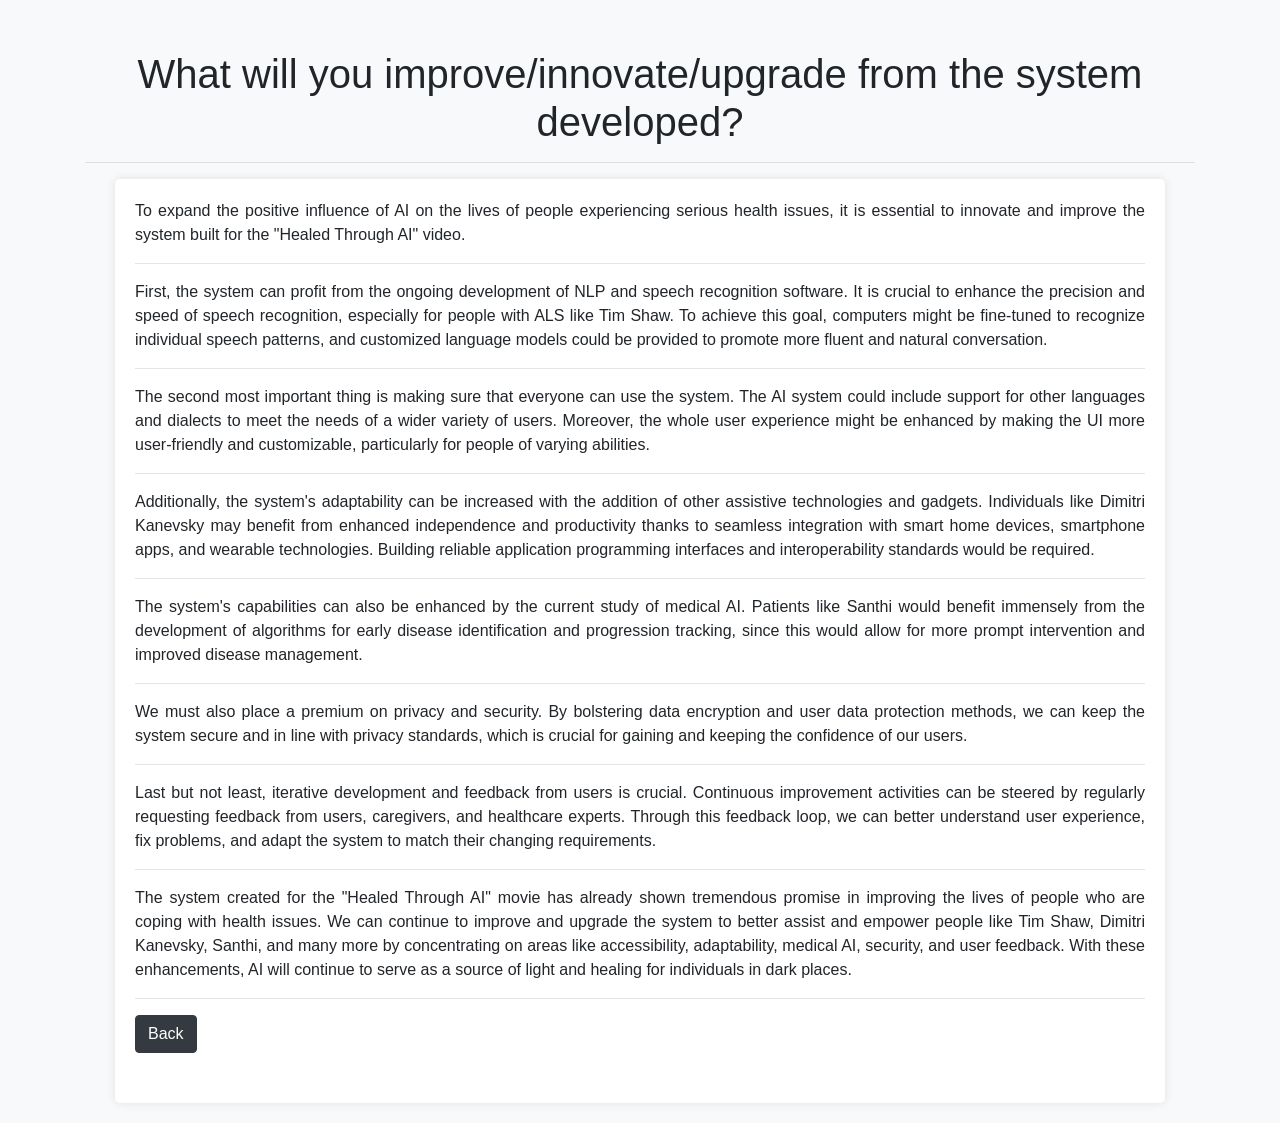
<file: vid3-3.html>
<!DOCTYPE html>
<html lang="en">
<head>
    <meta charset="UTF-8">
    <meta name="viewport" content="width=device-width, initial-scale=1.0">
    <title>Sub Webpage</title>
    <link rel="icon" type="image/x-icon" href="favicon.ico?">
    <link rel="stylesheet" href="https://maxcdn.bootstrapcdn.com/bootstrap/4.5.2/css/bootstrap.min.css">
    <style>
        body {
            background-color: #f8f9fa; 
        }
        .container {
            margin-top: 50px;
        }
        .paragraph {
            margin-bottom: 20px;
            padding: 20px;
            background-color: #ffffff; 
            border-radius: 5px;
            box-shadow: 0px 0px 10px rgba(0, 0, 0, 0.1); 
            text-align: justify; 
            margin-left: 30px; 
            margin-right: 30px;
        }
        .button {
            margin-bottom: 30px;
        }
    </style>
</head>
<body>
    <div class="container">
        <h1 class="text-center">What will you improve/innovate/upgrade from the system developed?</h1>
        <hr>
        <div class="row">
            <div class="col-lg-12"> 
                <div class="paragraph">
                    <p>To expand the positive influence of AI on the lives of people experiencing serious health issues, it is essential to innovate and improve the system built for the "Healed Through AI" video.
                        <br><hr>
                        First, the system can profit from the ongoing development of NLP and speech recognition software. It is crucial to enhance the precision and speed of speech recognition, especially for people with ALS like Tim Shaw. To achieve this goal, computers might be fine-tuned to recognize individual speech patterns, and customized language models could be provided to promote more fluent and natural conversation.
                        <br><hr>
                        The second most important thing is making sure that everyone can use the system. The AI system could include support for other languages and dialects to meet the needs of a wider variety of users. Moreover, the whole user experience might be enhanced by making the UI more user-friendly and customizable, particularly for people of varying abilities.
                        <br><hr>
                        Additionally, the system's adaptability can be increased with the addition of other assistive technologies and gadgets. Individuals like Dimitri Kanevsky may benefit from enhanced independence and productivity thanks to seamless integration with smart home devices, smartphone apps, and wearable technologies. Building reliable application programming interfaces and interoperability standards would be required.
                        <br><hr>
                        The system's capabilities can also be enhanced by the current study of medical AI. Patients like Santhi would benefit immensely from the development of algorithms for early disease identification and progression tracking, since this would allow for more prompt intervention and improved disease management.
                        <br><hr>
                        We must also place a premium on privacy and security. By bolstering data encryption and user data protection methods, we can keep the system secure and in line with privacy standards, which is crucial for gaining and keeping the confidence of our users.
                        <br><hr>
                        Last but not least, iterative development and feedback from users is crucial. Continuous improvement activities can be steered by regularly requesting feedback from users, caregivers, and healthcare experts. Through this feedback loop, we can better understand user experience, fix problems, and adapt the system to match their changing requirements.
                        <br><hr>
                        The system created for the "Healed Through AI" movie has already shown tremendous promise in improving the lives of people who are coping with health issues. We can continue to improve and upgrade the system to better assist and empower people like Tim Shaw, Dimitri Kanevsky, Santhi, and many more by concentrating on areas like accessibility, adaptability, medical AI, security, and user feedback. With these enhancements, AI will continue to serve as a source of light and healing for individuals in dark places.
                        <br><hr>
                    </p>
                    <div class="btn-container button">
                        <a href="vid3.html" class="btn btn-dark mr-2">Back</a>
                    </div>
                </div>
            </div>
        </div>
        
    </div>
    </div>

    <script src="https://ajax.googleapis.com/ajax/libs/jquery/3.5.1/jquery.min.js"></script>
    <script src="https://cdnjs.cloudflare.com/ajax/libs/popper.js/1.16.0/umd/popper.min.js"></script>
    <script src="https://maxcdn.bootstrapcdn.com/bootstrap/4.5.2/js/bootstrap.min.js"></script>
</body>
</html>
</file>
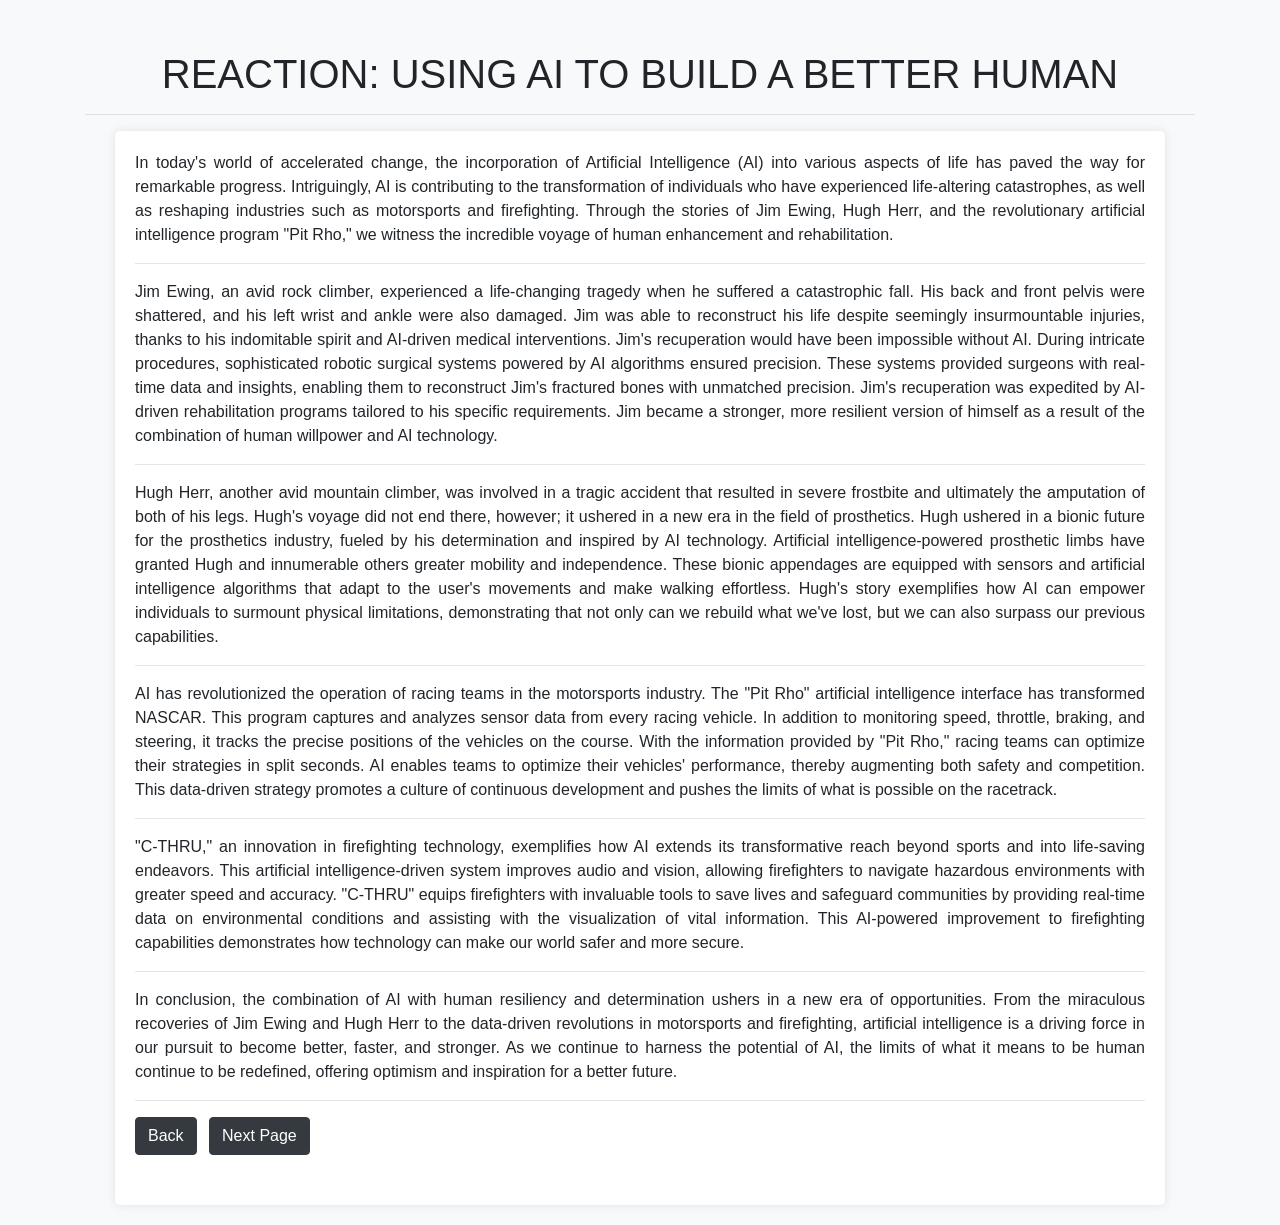
<file: vid3.html>
<!DOCTYPE html>
<html lang="en">
<head>
    <meta charset="UTF-8">
    <meta name="viewport" content="width=device-width, initial-scale=1.0">
    <title>Reaction</title>
    <link rel="icon" type="image/x-icon" href="favicon.ico?">
    <link rel="stylesheet" href="https://maxcdn.bootstrapcdn.com/bootstrap/4.5.2/css/bootstrap.min.css">
    
    <style>
        
        body {
            background-color: #f8f9fa; 
        }
        .container {
            margin-top: 50px;
        }
        .paragraph {
            margin-bottom: 20px;
            padding: 20px;
            background-color: #ffffff; 
            border-radius: 5px;
            box-shadow: 0px 0px 10px rgba(0, 0, 0, 0.1);
            text-align: justify; 
            margin-left: 30px; 
            margin-right: 30px; 
        }
        .button {
            margin-bottom: 30px;
        }
    </style>
</head>
<body>
    <div class="container">
        <h1 class="text-center">REACTION: USING AI TO BUILD A BETTER HUMAN</h1>
        <hr>
        <div class="row">
            <div class="col-lg-12">
                <div class="paragraph">
                    <p>In today's world of accelerated change, the incorporation of Artificial Intelligence (AI) into various aspects of life has paved the way for remarkable progress. Intriguingly, AI is contributing to the transformation of individuals who have experienced life-altering catastrophes, as well as reshaping industries such as motorsports and firefighting. Through the stories of Jim Ewing, Hugh Herr, and the revolutionary artificial intelligence program "Pit Rho," we witness the incredible voyage of human enhancement and rehabilitation.
                        <br><hr>
                        Jim Ewing, an avid rock climber, experienced a life-changing tragedy when he suffered a catastrophic fall. His back and front pelvis were shattered, and his left wrist and ankle were also damaged. Jim was able to reconstruct his life despite seemingly insurmountable injuries, thanks to his indomitable spirit and AI-driven medical interventions. Jim's recuperation would have been impossible without AI. During intricate procedures, sophisticated robotic surgical systems powered by AI algorithms ensured precision. These systems provided surgeons with real-time data and insights, enabling them to reconstruct Jim's fractured bones with unmatched precision. Jim's recuperation was expedited by AI-driven rehabilitation programs tailored to his specific requirements. Jim became a stronger, more resilient version of himself as a result of the combination of human willpower and AI technology.
                        <br><hr>
                        Hugh Herr, another avid mountain climber, was involved in a tragic accident that resulted in severe frostbite and ultimately the amputation of both of his legs. Hugh's voyage did not end there, however; it ushered in a new era in the field of prosthetics. Hugh ushered in a bionic future for the prosthetics industry, fueled by his determination and inspired by AI technology. Artificial intelligence-powered prosthetic limbs have granted Hugh and innumerable others greater mobility and independence. These bionic appendages are equipped with sensors and artificial intelligence algorithms that adapt to the user's movements and make walking effortless. Hugh's story exemplifies how AI can empower individuals to surmount physical limitations, demonstrating that not only can we rebuild what we've lost, but we can also surpass our previous capabilities.
                        <br><hr>
                        AI has revolutionized the operation of racing teams in the motorsports industry. The "Pit Rho" artificial intelligence interface has transformed NASCAR. This program captures and analyzes sensor data from every racing vehicle. In addition to monitoring speed, throttle, braking, and steering, it tracks the precise positions of the vehicles on the course. With the information provided by "Pit Rho," racing teams can optimize their strategies in split seconds. AI enables teams to optimize their vehicles' performance, thereby augmenting both safety and competition. This data-driven strategy promotes a culture of continuous development and pushes the limits of what is possible on the racetrack.
                        <br><hr>
                        "C-THRU," an innovation in firefighting technology, exemplifies how AI extends its transformative reach beyond sports and into life-saving endeavors. This artificial intelligence-driven system improves audio and vision, allowing firefighters to navigate hazardous environments with greater speed and accuracy. "C-THRU" equips firefighters with invaluable tools to save lives and safeguard communities by providing real-time data on environmental conditions and assisting with the visualization of vital information. This AI-powered improvement to firefighting capabilities demonstrates how technology can make our world safer and more secure.
                        <br><hr>
                        In conclusion, the combination of AI with human resiliency and determination ushers in a new era of opportunities. From the miraculous recoveries of Jim Ewing and Hugh Herr to the data-driven revolutions in motorsports and firefighting, artificial intelligence is a driving force in our pursuit to become better, faster, and stronger. As we continue to harness the potential of AI, the limits of what it means to be human continue to be redefined, offering optimism and inspiration for a better future.
                        <br><hr>
                    </p>
                    <div class="btn-container button">
                        <a href="index.html" class="btn btn-dark mr-2">Back</a>
                        <a href="vid3-3.html" class="btn btn-dark">Next Page</a>
                    </div>
                </div>
            </div>
        </div>
        
    </div>
    </div>

    <script src="https://ajax.googleapis.com/ajax/libs/jquery/3.5.1/jquery.min.js"></script>
    <script src="https://cdnjs.cloudflare.com/ajax/libs/popper.js/1.16.0/umd/popper.min.js"></script>
    <script src="https://maxcdn.bootstrapcdn.com/bootstrap/4.5.2/js/bootstrap.min.js"></script>
</body>
</html>
</file>
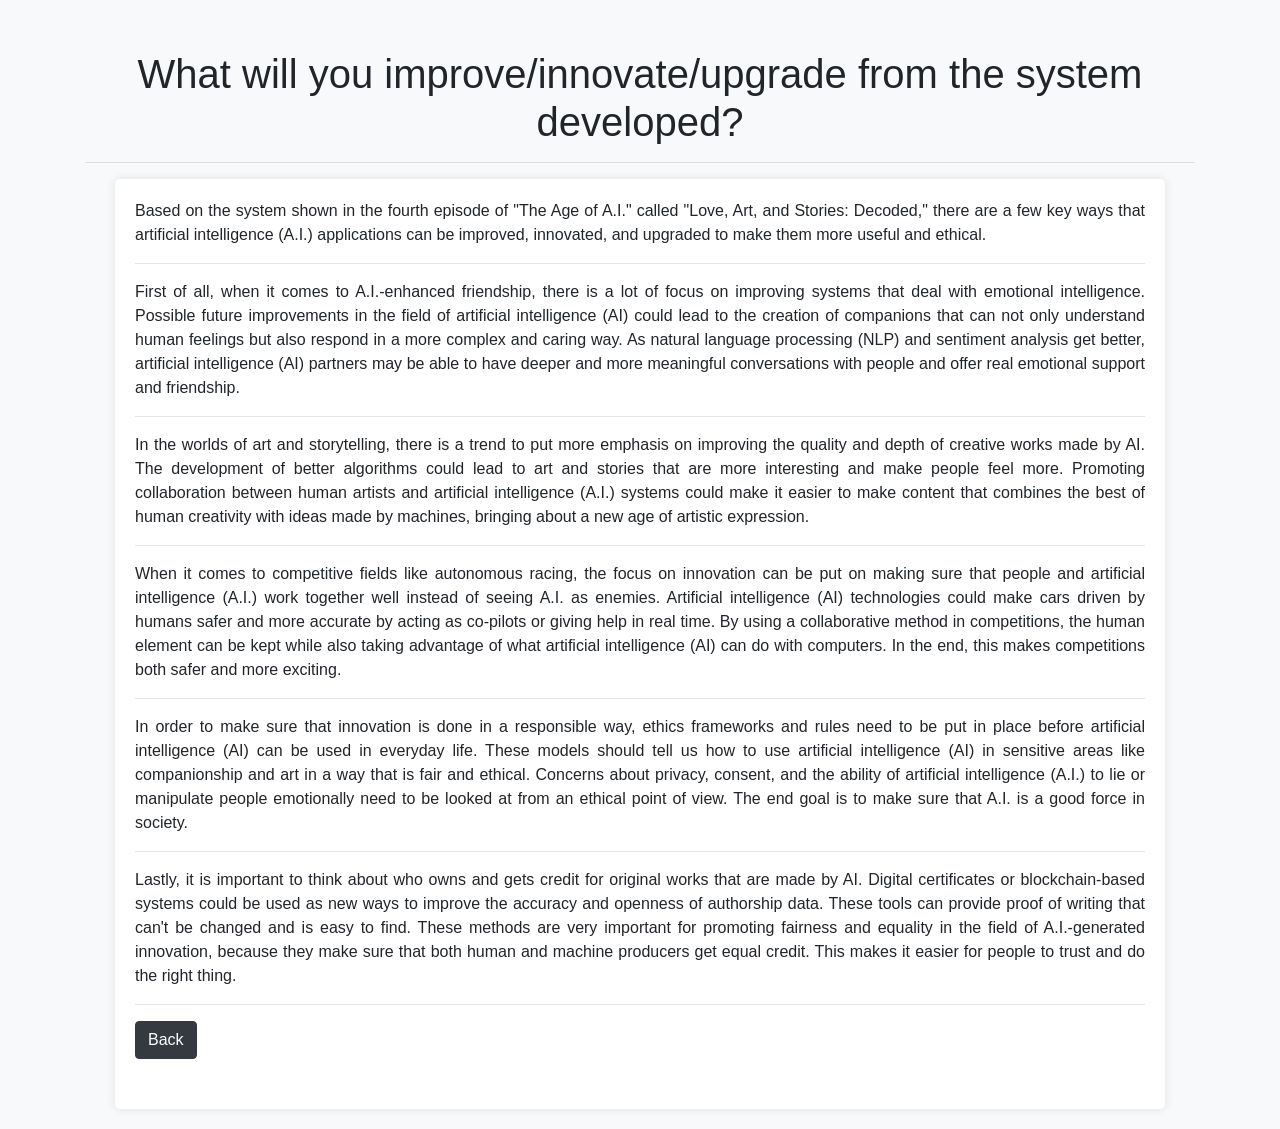
<file: vid4-4.html>
<!DOCTYPE html>
<html lang="en">
<head>
    <meta charset="UTF-8">
    <meta name="viewport" content="width=device-width, initial-scale=1.0">
    <title>Sub Webpage</title>
    <link rel="icon" type="image/x-icon" href="favicon.ico?">
    <link rel="stylesheet" href="https://maxcdn.bootstrapcdn.com/bootstrap/4.5.2/css/bootstrap.min.css">
    <style>
        body {
            background-color: #f8f9fa; 
        }
        .container {
            margin-top: 50px;
        }
        .paragraph {
            margin-bottom: 20px;
            padding: 20px;
            background-color: #ffffff; 
            border-radius: 5px;
            box-shadow: 0px 0px 10px rgba(0, 0, 0, 0.1); 
            text-align: justify; 
            margin-left: 30px; 
            margin-right: 30px;
        }
        .button {
            margin-bottom: 30px;
        }
    </style>
</head>
<body>
    <div class="container">
        <h1 class="text-center">What will you improve/innovate/upgrade from the system developed?</h1>
        <hr>
        <div class="row">
            <div class="col-lg-12"> 
                <div class="paragraph">
                    <p>Based on the system shown in the fourth episode of "The Age of A.I." called "Love, Art, and Stories: Decoded," there are a few key ways that artificial intelligence (A.I.) applications can be improved, innovated, and upgraded to make them more useful and ethical.
                        <br><hr>
                        First of all, when it comes to A.I.-enhanced friendship, there is a lot of focus on improving systems that deal with emotional intelligence. Possible future improvements in the field of artificial intelligence (AI) could lead to the creation of companions that can not only understand human feelings but also respond in a more complex and caring way. As natural language processing (NLP) and sentiment analysis get better, artificial intelligence (AI) partners may be able to have deeper and more meaningful conversations with people and offer real emotional support and friendship.
                        <br><hr>
                        In the worlds of art and storytelling, there is a trend to put more emphasis on improving the quality and depth of creative works made by AI. The development of better algorithms could lead to art and stories that are more interesting and make people feel more. Promoting collaboration between human artists and artificial intelligence (A.I.) systems could make it easier to make content that combines the best of human creativity with ideas made by machines, bringing about a new age of artistic expression.
                        <br><hr>
                        When it comes to competitive fields like autonomous racing, the focus on innovation can be put on making sure that people and artificial intelligence (A.I.) work together well instead of seeing A.I. as enemies. Artificial intelligence (AI) technologies could make cars driven by humans safer and more accurate by acting as co-pilots or giving help in real time. By using a collaborative method in competitions, the human element can be kept while also taking advantage of what artificial intelligence (AI) can do with computers. In the end, this makes competitions both safer and more exciting.
                        <br><hr>
                        In order to make sure that innovation is done in a responsible way, ethics frameworks and rules need to be put in place before artificial intelligence (AI) can be used in everyday life. These models should tell us how to use artificial intelligence (AI) in sensitive areas like companionship and art in a way that is fair and ethical. Concerns about privacy, consent, and the ability of artificial intelligence (A.I.) to lie or manipulate people emotionally need to be looked at from an ethical point of view. The end goal is to make sure that A.I. is a good force in society.
                        <br><hr>
                        Lastly, it is important to think about who owns and gets credit for original works that are made by AI. Digital certificates or blockchain-based systems could be used as new ways to improve the accuracy and openness of authorship data. These tools can provide proof of writing that can't be changed and is easy to find. These methods are very important for promoting fairness and equality in the field of A.I.-generated innovation, because they make sure that both human and machine producers get equal credit. This makes it easier for people to trust and do the right thing.
                        <br><hr>
                    </p>
                    <div class="btn-container button">
                        <a href="vid4.html" class="btn btn-dark mr-2">Back</a>
                    </div>
                </div>
            </div>
        </div>
        
    </div>
    </div>

    <script src="https://ajax.googleapis.com/ajax/libs/jquery/3.5.1/jquery.min.js"></script>
    <script src="https://cdnjs.cloudflare.com/ajax/libs/popper.js/1.16.0/umd/popper.min.js"></script>
    <script src="https://maxcdn.bootstrapcdn.com/bootstrap/4.5.2/js/bootstrap.min.js"></script>
</body>
</html>
</file>
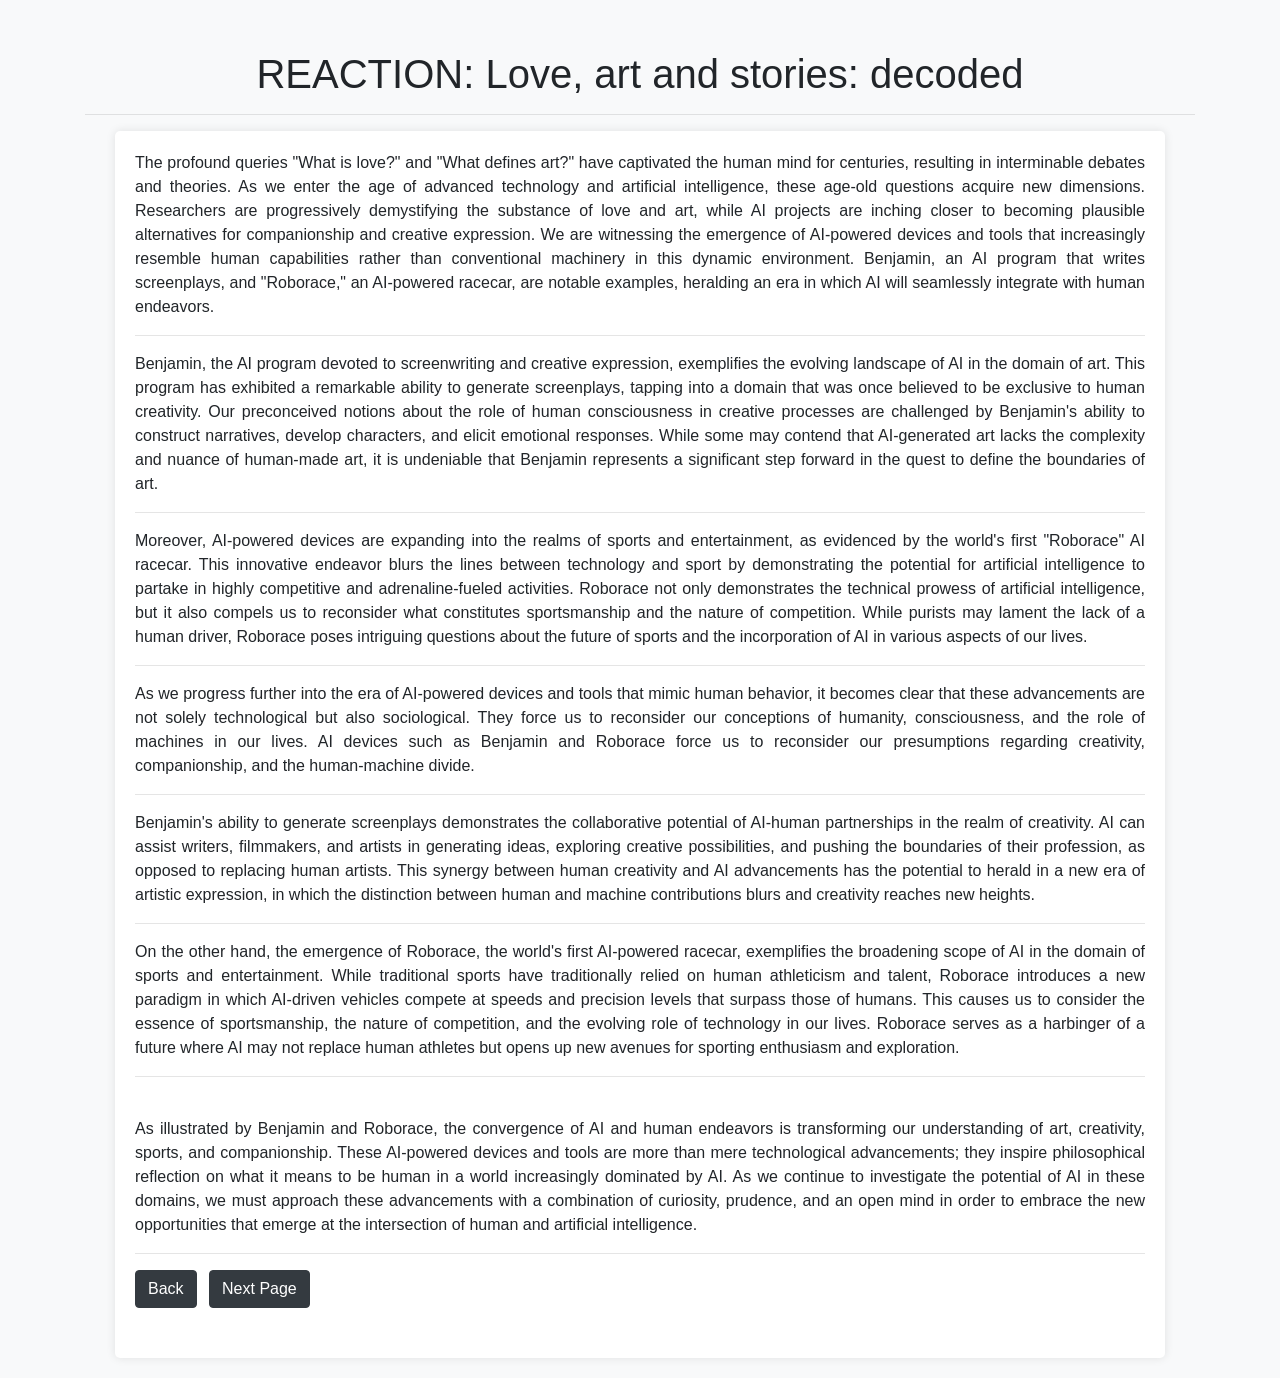
<file: vid4.html>
<!DOCTYPE html>
<html lang="en">
<head>
    <meta charset="UTF-8">
    <meta name="viewport" content="width=device-width, initial-scale=1.0">
    <title>Reaction</title>
    <link rel="icon" type="image/x-icon" href="favicon.ico?">
    <link rel="stylesheet" href="https://maxcdn.bootstrapcdn.com/bootstrap/4.5.2/css/bootstrap.min.css">
    
    <style>
        
        body {
            background-color: #f8f9fa; 
        }
        .container {
            margin-top: 50px;
        }
        .paragraph {
            margin-bottom: 20px;
            padding: 20px;
            background-color: #ffffff; 
            border-radius: 5px;
            box-shadow: 0px 0px 10px rgba(0, 0, 0, 0.1);
            text-align: justify; 
            margin-left: 30px; 
            margin-right: 30px; 
        }
        .button {
            margin-bottom: 30px;
        }
    </style>
</head>
<body>
    <div class="container">
        <h1 class="text-center">REACTION: Love, art and stories: decoded</h1>
        <hr>
        <div class="row">
            <div class="col-lg-12">
                <div class="paragraph">
                    <p>The profound queries "What is love?" and "What defines art?" have captivated the human mind for centuries, resulting in interminable debates and theories. As we enter the age of advanced technology and artificial intelligence, these age-old questions acquire new dimensions. Researchers are progressively demystifying the substance of love and art, while AI projects are inching closer to becoming plausible alternatives for companionship and creative expression. We are witnessing the emergence of AI-powered devices and tools that increasingly resemble human capabilities rather than conventional machinery in this dynamic environment. Benjamin, an AI program that writes screenplays, and "Roborace," an AI-powered racecar, are notable examples, heralding an era in which AI will seamlessly integrate with human endeavors.
                        <br><hr>
                        Benjamin, the AI program devoted to screenwriting and creative expression, exemplifies the evolving landscape of AI in the domain of art. This program has exhibited a remarkable ability to generate screenplays, tapping into a domain that was once believed to be exclusive to human creativity. Our preconceived notions about the role of human consciousness in creative processes are challenged by Benjamin's ability to construct narratives, develop characters, and elicit emotional responses. While some may contend that AI-generated art lacks the complexity and nuance of human-made art, it is undeniable that Benjamin represents a significant step forward in the quest to define the boundaries of art.
                        <br><hr>
                        Moreover, AI-powered devices are expanding into the realms of sports and entertainment, as evidenced by the world's first "Roborace" AI racecar. This innovative endeavor blurs the lines between technology and sport by demonstrating the potential for artificial intelligence to partake in highly competitive and adrenaline-fueled activities. Roborace not only demonstrates the technical prowess of artificial intelligence, but it also compels us to reconsider what constitutes sportsmanship and the nature of competition. While purists may lament the lack of a human driver, Roborace poses intriguing questions about the future of sports and the incorporation of AI in various aspects of our lives.
                        <br><hr>
                        As we progress further into the era of AI-powered devices and tools that mimic human behavior, it becomes clear that these advancements are not solely technological but also sociological. They force us to reconsider our conceptions of humanity, consciousness, and the role of machines in our lives. AI devices such as Benjamin and Roborace force us to reconsider our presumptions regarding creativity, companionship, and the human-machine divide.
                        <br><hr>
                        Benjamin's ability to generate screenplays demonstrates the collaborative potential of AI-human partnerships in the realm of creativity. AI can assist writers, filmmakers, and artists in generating ideas, exploring creative possibilities, and pushing the boundaries of their profession, as opposed to replacing human artists. This synergy between human creativity and AI advancements has the potential to herald in a new era of artistic expression, in which the distinction between human and machine contributions blurs and creativity reaches new heights.
                        <br><hr>
                        On the other hand, the emergence of Roborace, the world's first AI-powered racecar, exemplifies the broadening scope of AI in the domain of sports and entertainment. While traditional sports have traditionally relied on human athleticism and talent, Roborace introduces a new paradigm in which AI-driven vehicles compete at speeds and precision levels that surpass those of humans. This causes us to consider the essence of sportsmanship, the nature of competition, and the evolving role of technology in our lives. Roborace serves as a harbinger of a future where AI may not replace human athletes but opens up new avenues for sporting enthusiasm and exploration.
                        <br><hr>
                        <br>
                        As illustrated by Benjamin and Roborace, the convergence of AI and human endeavors is transforming our understanding of art, creativity, sports, and companionship. These AI-powered devices and tools are more than mere technological advancements; they inspire philosophical reflection on what it means to be human in a world increasingly dominated by AI. As we continue to investigate the potential of AI in these domains, we must approach these advancements with a combination of curiosity, prudence, and an open mind in order to embrace the new opportunities that emerge at the intersection of human and artificial intelligence.
                        <br><hr>
                    </p>
                    <div class="btn-container button">
                        <a href="index.html" class="btn btn-dark mr-2">Back</a>
                        <a href="vid4-4.html" class="btn btn-dark">Next Page</a>
                    </div>
                </div>
            </div>
        </div>
        
    </div>
    </div>

    <script src="https://ajax.googleapis.com/ajax/libs/jquery/3.5.1/jquery.min.js"></script>
    <script src="https://cdnjs.cloudflare.com/ajax/libs/popper.js/1.16.0/umd/popper.min.js"></script>
    <script src="https://maxcdn.bootstrapcdn.com/bootstrap/4.5.2/js/bootstrap.min.js"></script>
</body>
</html>
</file>
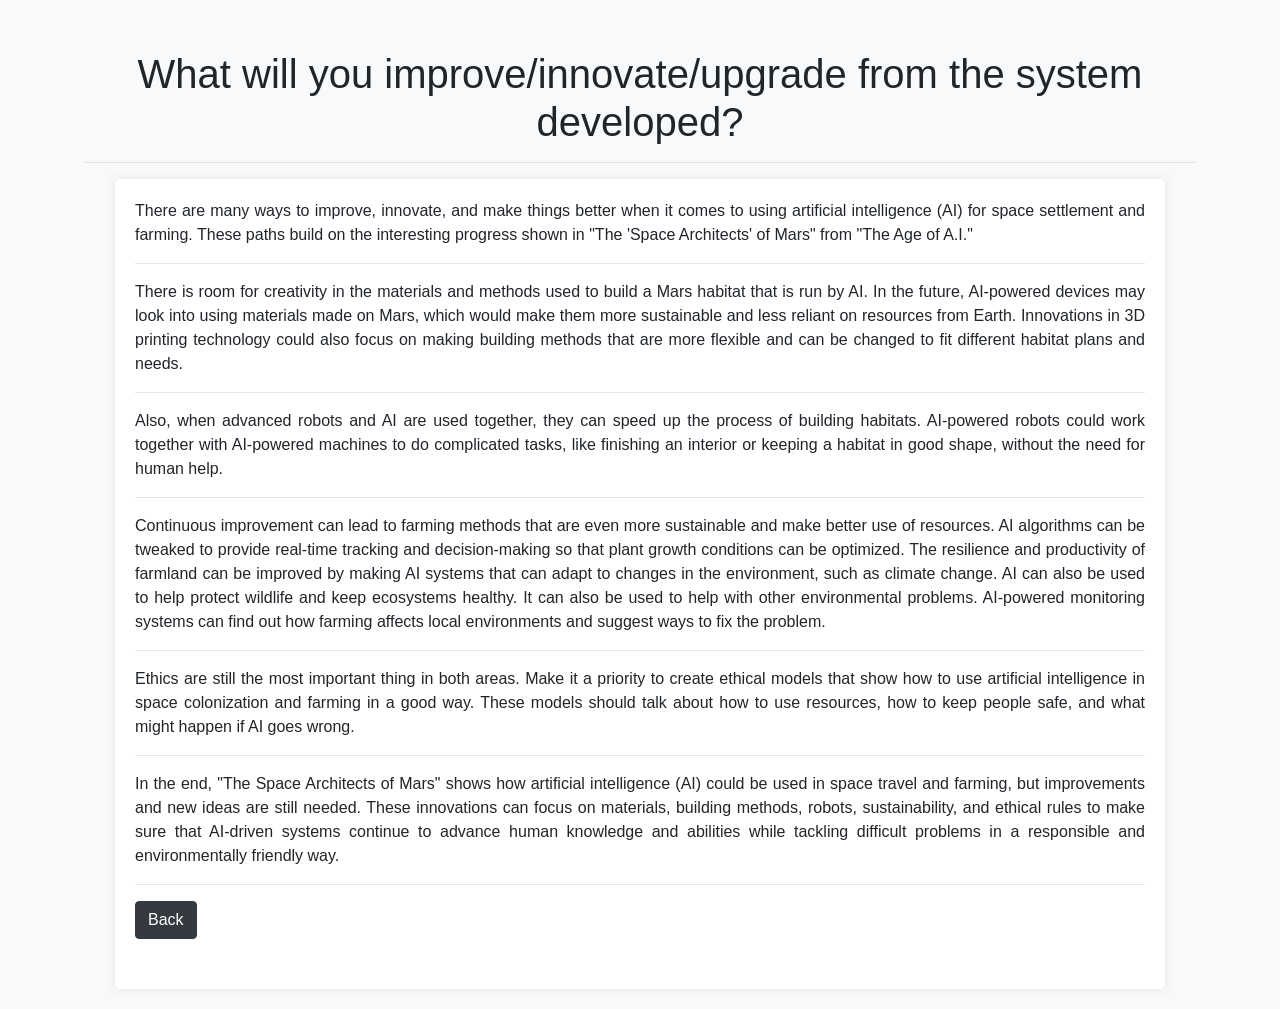
<file: vid5-5.html>
<!DOCTYPE html>
<html lang="en">
<head>
    <meta charset="UTF-8">
    <meta name="viewport" content="width=device-width, initial-scale=1.0">
    <title>Sub Webpage</title>
    <link rel="icon" type="image/x-icon" href="favicon.ico?">
    <link rel="stylesheet" href="https://maxcdn.bootstrapcdn.com/bootstrap/4.5.2/css/bootstrap.min.css">
    <style>
        body {
            background-color: #f8f9fa; 
        }
        .container {
            margin-top: 50px;
        }
        .paragraph {
            margin-bottom: 20px;
            padding: 20px;
            background-color: #ffffff; 
            border-radius: 5px;
            box-shadow: 0px 0px 10px rgba(0, 0, 0, 0.1); 
            text-align: justify; 
            margin-left: 30px; 
            margin-right: 30px;
        }
        .button {
            margin-bottom: 30px;
        }
    </style>
</head>
<body>
    <div class="container">
        <h1 class="text-center">What will you improve/innovate/upgrade from the system developed?</h1>
        <hr>
        <div class="row">
            <div class="col-lg-12"> 
                <div class="paragraph">
                    <p>There are many ways to improve, innovate, and make things better when it comes to using artificial intelligence (AI) for space settlement and farming. These paths build on the interesting progress shown in "The 'Space Architects' of Mars" from "The Age of A.I."
                        <br><hr>
                        There is room for creativity in the materials and methods used to build a Mars habitat that is run by AI. In the future, AI-powered devices may look into using materials made on Mars, which would make them more sustainable and less reliant on resources from Earth. Innovations in 3D printing technology could also focus on making building methods that are more flexible and can be changed to fit different habitat plans and needs.
                        <br><hr>
                        Also, when advanced robots and AI are used together, they can speed up the process of building habitats. AI-powered robots could work together with AI-powered machines to do complicated tasks, like finishing an interior or keeping a habitat in good shape, without the need for human help.
                        <br><hr>
                        Continuous improvement can lead to farming methods that are even more sustainable and make better use of resources. AI algorithms can be tweaked to provide real-time tracking and decision-making so that plant growth conditions can be optimized. The resilience and productivity of farmland can be improved by making AI systems that can adapt to changes in the environment, such as climate change. AI can also be used to help protect wildlife and keep ecosystems healthy. It can also be used to help with other environmental problems. AI-powered monitoring systems can find out how farming affects local environments and suggest ways to fix the problem.
                        <br><hr>
                        Ethics are still the most important thing in both areas. Make it a priority to create ethical models that show how to use artificial intelligence in space colonization and farming in a good way. These models should talk about how to use resources, how to keep people safe, and what might happen if AI goes wrong.
                        <br><hr>
                        In the end, "The Space Architects of Mars" shows how artificial intelligence (AI) could be used in space travel and farming, but improvements and new ideas are still needed. These innovations can focus on materials, building methods, robots, sustainability, and ethical rules to make sure that AI-driven systems continue to advance human knowledge and abilities while tackling difficult problems in a responsible and environmentally friendly way.
                        <br><hr>
                    </p>
                    <div class="btn-container button">
                        <a href="vid5.html" class="btn btn-dark mr-2">Back</a>
                    </div>
                </div>
            </div>
        </div>
        
    </div>
    </div>

    <script src="https://ajax.googleapis.com/ajax/libs/jquery/3.5.1/jquery.min.js"></script>
    <script src="https://cdnjs.cloudflare.com/ajax/libs/popper.js/1.16.0/umd/popper.min.js"></script>
    <script src="https://maxcdn.bootstrapcdn.com/bootstrap/4.5.2/js/bootstrap.min.js"></script>
</body>
</html>
</file>
<file: css/main.css>
html, body {
  overflow-x: hidden;
}

/**
 * Enable smooth scrolling on the whole document
 */
html {
  scroll-behavior: smooth;
}

/**
 * prefers-reduced-motion enabled
 */
@media screen and (prefers-reduced-motion: reduce) {
  html {
    scroll-behavior: auto;
  }
}

/**
 */
.section {
  scroll-margin-top: 2rem;
}

/* Header */
.site-title {
  font-size: 1.5rem;
  font-weight: 700;
  line-height: 3rem;
  text-decoration: none;
}

@media (min-width: 48em) {
  .site-title {
    float: left;
  }
}
.image-logo{
  border-radius: 100%;
  width: 50px;
}
.nav-link {
  font-weight: 700;
  color: rgba(0, 0, 0, 0.8) !important;
}

.social-nav .nav-link {
  padding: 0 0.5rem;
  font-size: 1.1rem;
  line-height: 2.5rem;
}

.nav-link:hover,
.nav-link:focus,
.active .nav-link {
  color: rgba(0, 0, 0, 0.6) !important;
}

/* Hero (intro) section */
.intro-title {
  font-weight: 800;
}

@-webkit-keyframes animateWave {
  0% {
    transform: scale(1, 0);
  }
  100% {
    transform: scale(1, 1);
  }
}

@keyframes animateWave {
  0% {
    transform: scale(1, 0);
  }
  100% {
    transform: scale(1, 1);
  }
}

.wave-bg {
  display: block;
  height: 220px;
  width: 100%;
  min-width: 600px;
  transform-origin: top;
  -webkit-animation: animateWave 2000ms cubic-bezier(0.23, 1, 0.32, 1) forwards;
          animation: animateWave 2000ms cubic-bezier(0.23, 1, 0.32, 1) forwards;
  background-image: url("../images/wave-bg.svg");
  background-position: center;
  background-repeat: no-repeat;
}

img.avatar {
  border-radius: 30px;
}

/* Masonary grid for portfolio */
.grid:after {
  content: '';
  display: block;
  clear: both;
}

/* Grid Item */
.grid-sizer,
.grid-item {
  width: 100%;
}

.grid-item {
  padding-bottom: 12px;
}

@media (min-width: 48em) {
  .grid-sizer,
  .grid-item {
    width: 25%;
  }
  .grid-item {
    float: left;
    padding: 6px;
  }
}

.grid-item img {
  display: block;
  width: 100%;
  max-width: 100%;
}

/* Portfolio */
.portolio-section .container {
  padding: 0;
}

.portfolio-item {
  position: relative;
  overflow: hidden;
  text-align: center;
  margin: 0;
}

.portfolio-item figcaption {
  position: absolute;
  top: auto;
  bottom: 0;
  left: 0;
  width: 100%;
  padding: 12px;
  background: rgba(255, 255, 255, 0.75);
  transition: transform 0.35s;
  transform: translate3d(0, 100%, 0);
}

.portfolio-item figcaption h4 {
  color: #222;
  font-size: 16px;
  text-transform: uppercase;
  font-weight: 700;
  margin-bottom: 3px;
}

.portfolio-item figcaption p {
  color: #444;
  font-size: 14px;
  font-weight: 600;
  margin-bottom: 0;
}

.portfolio-item:hover figcaption {
  transform: translate3d(0, 0, 0);
}

/* Portolio Caption */
#bp_container .bp-xc {
  background: #F6E05E !important;
}

#bp_caption a {
  text-decoration: none;
}

/* Footer section */
footer a:not(.nav-link) {
  color: inherit;
  font-weight: 600;
  text-decoration: none;
  cursor: pointer;
}

/* Scroll Top */
#scrolltop {
  display: block;
  visibility: hidden;
  opacity: 0;
  transition: visibility 0s, opacity 0.5s ease-in;
  position: fixed;
  bottom: 20px;
  right: 20px;
}

#scrolltop .btn {
  padding: 3px 11px;
  border-radius: 50%;
}

/* Additional utility styles */
.container-narrow {
  max-width: 1024px;
  margin: 0 auto;
}

.text-small {
  font-size: 0.875rem;
}

.text-uppercase {
  letter-spacing: 0.05em;
}

.hover-effect {
  transition: transform .18s ease-in-out;
}

.hover-effect:hover {
  transform: translateY(-2px);
}

.marker {
  position: relative;
  display: inline;
  width: auto;
}

.marker-center {
  padding-right: 0;
}

.marker:after {
  content: "";
  width: 125px;
  height: 30px;
  position: absolute;
  bottom: -25px;
  right: -30px;
  background-image: url("../images/marker.svg");
  background-repeat: no-repeat;
}

.marker-center:after {
  bottom: -30px;
  left: 50%;
  margin-left: -60px;
}

@media (max-width: 575.98px) {
  .marker {
    padding-right: 0;
  }
  .marker:after {
    bottom: -30px;
    left: 50%;
    margin-left: -60px;
  }
}

.entry-title a {
  text-decoration: none;
}
</file>
